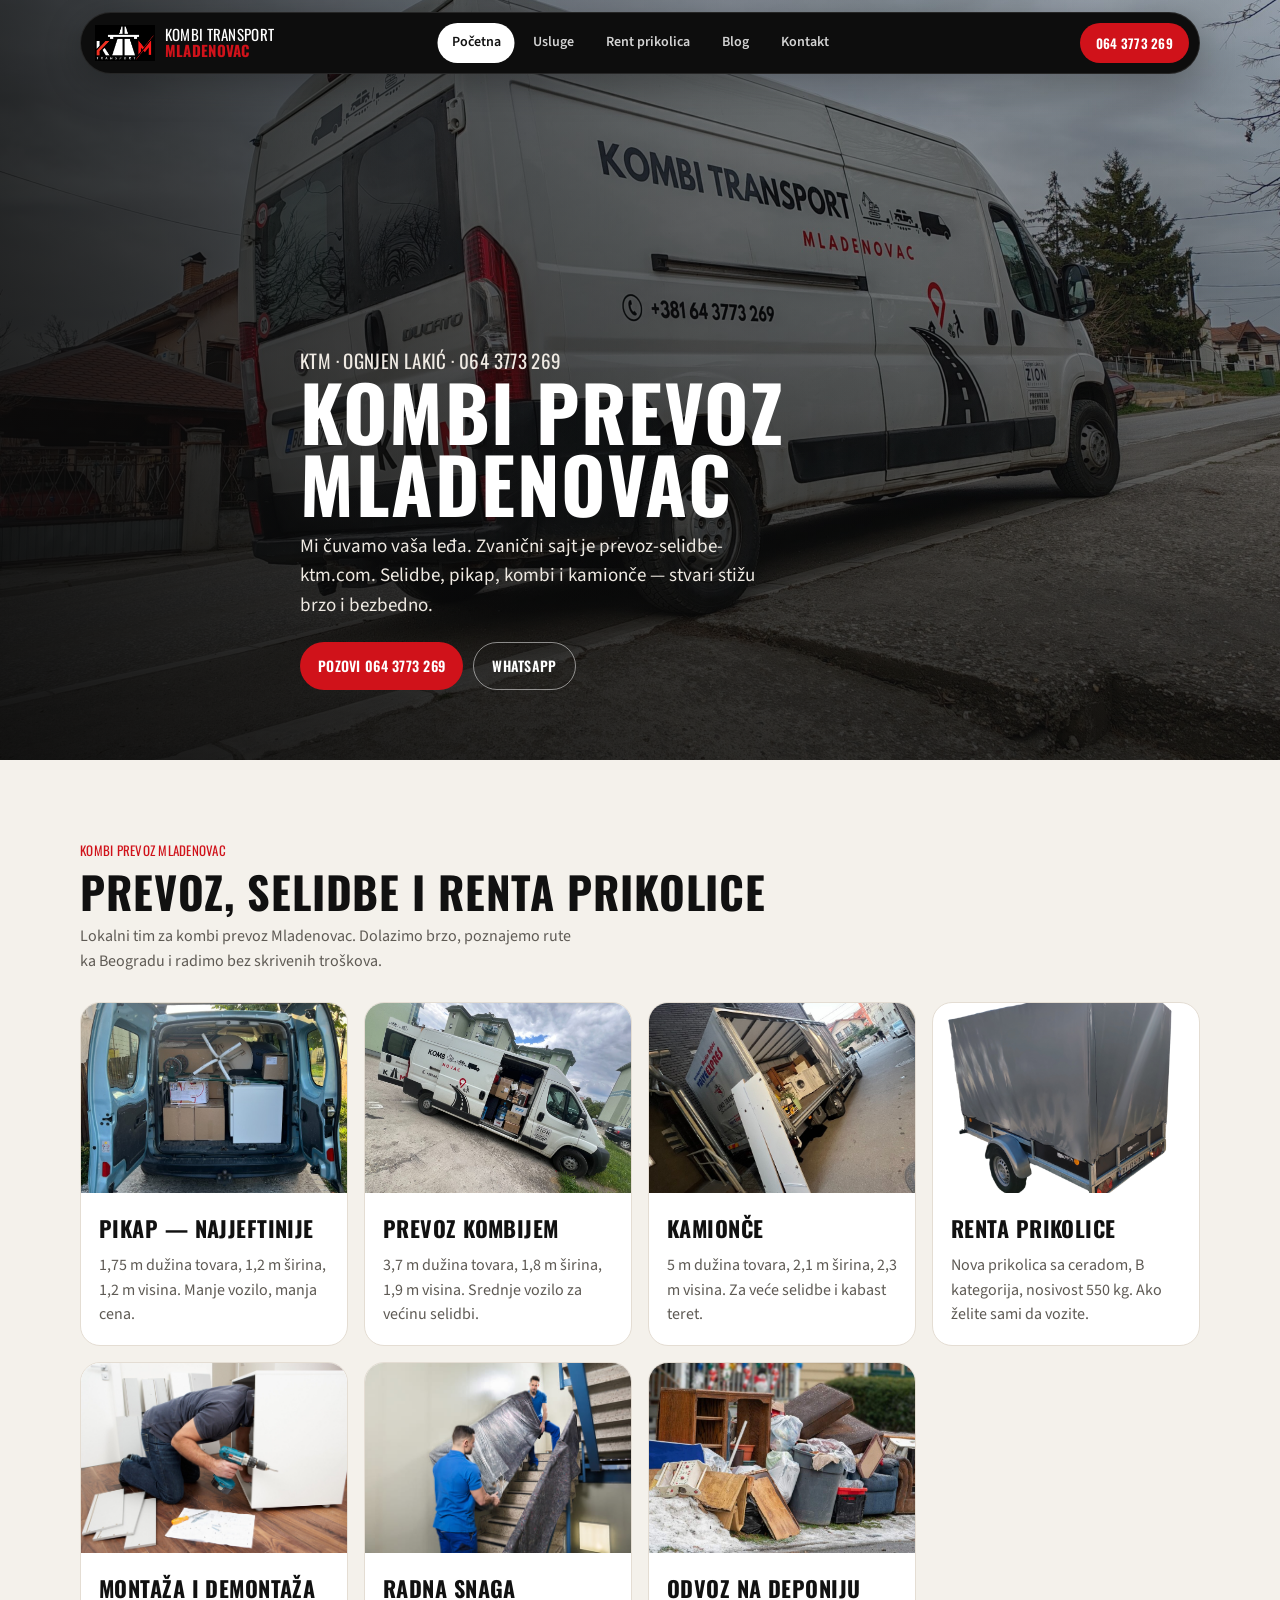
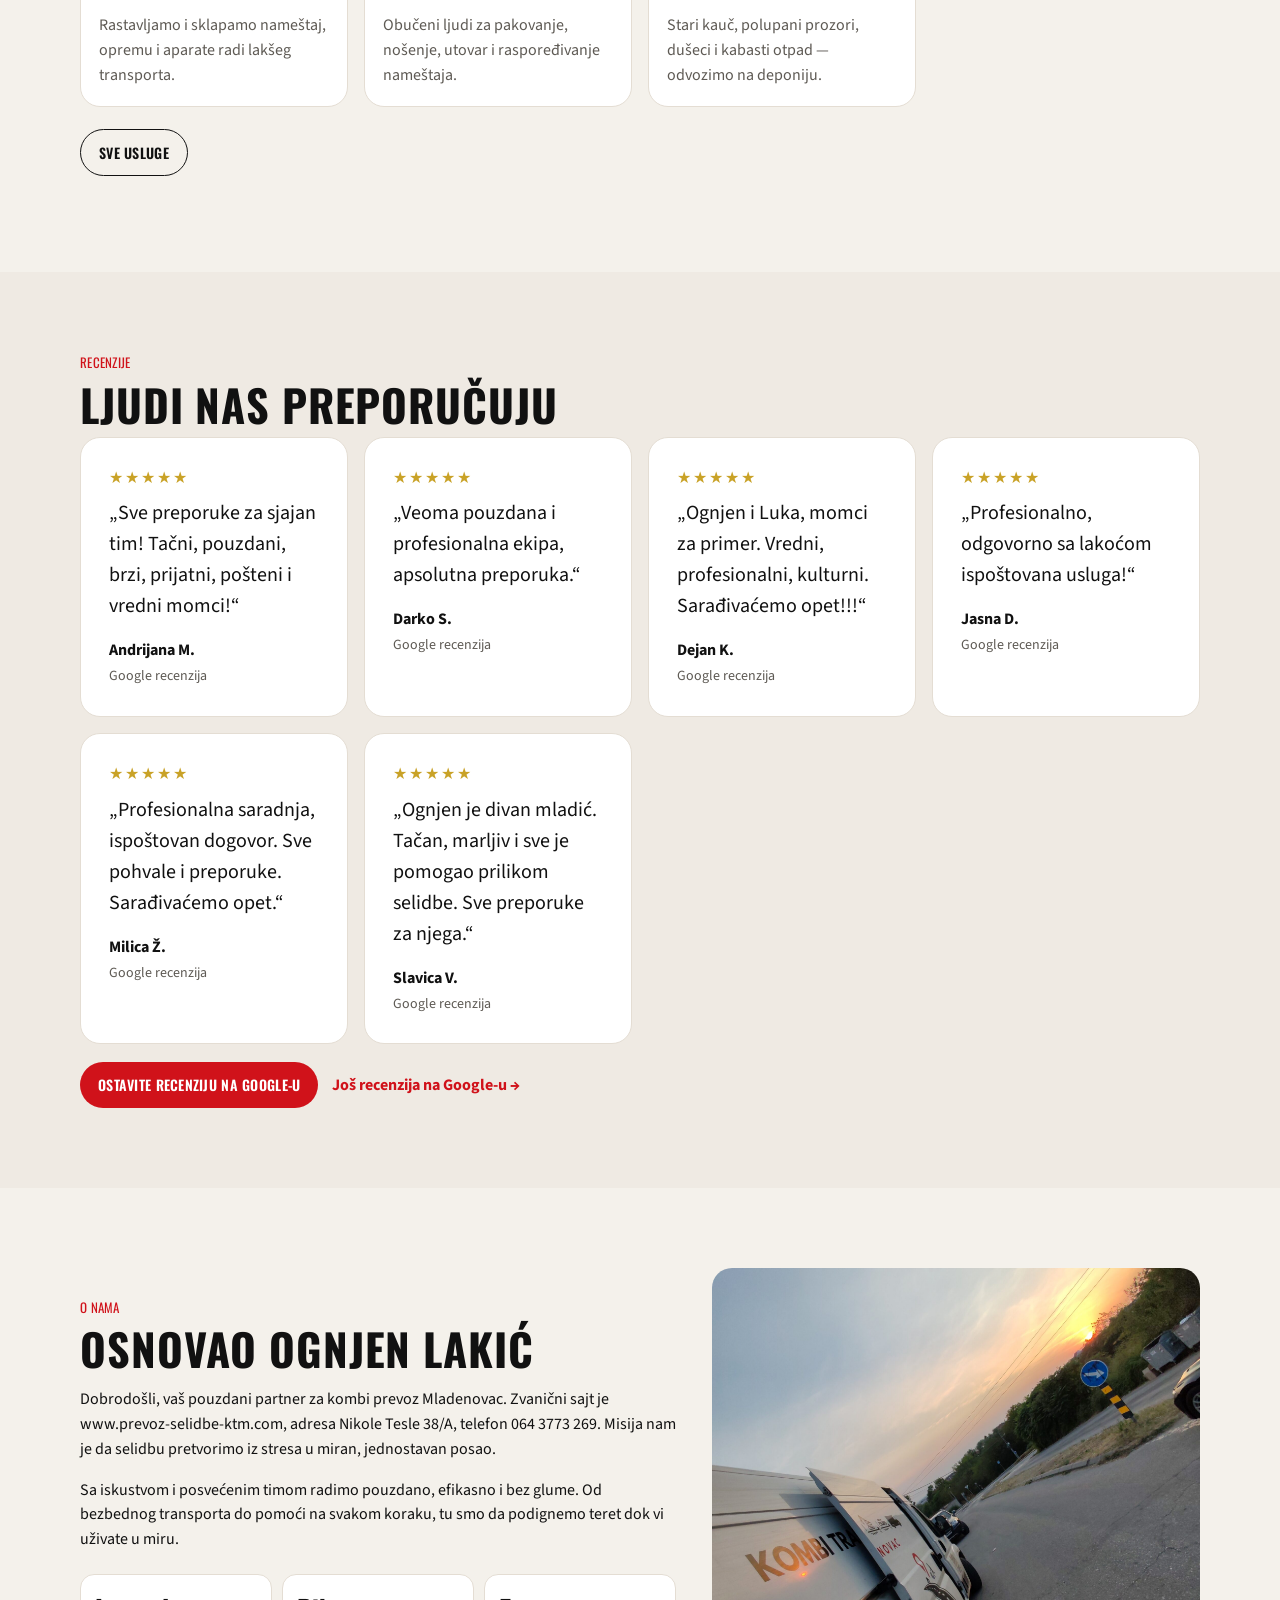
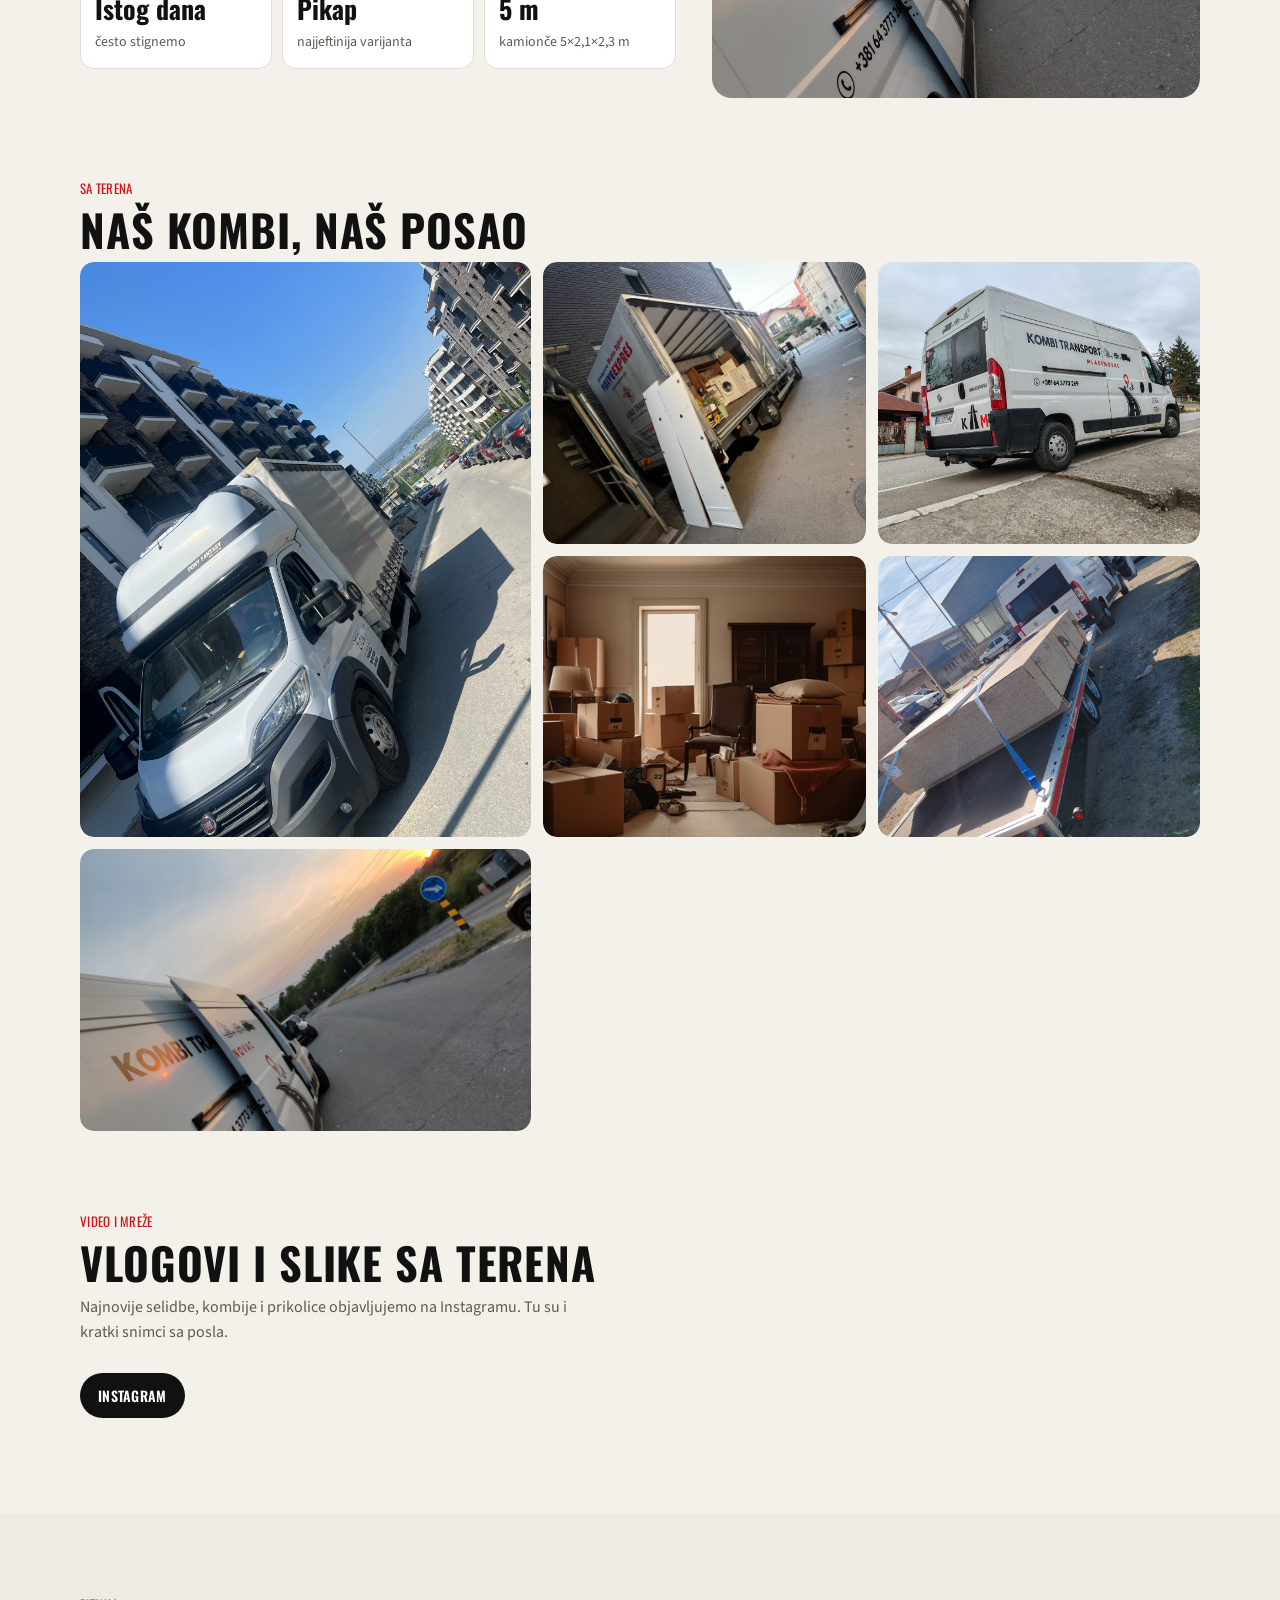
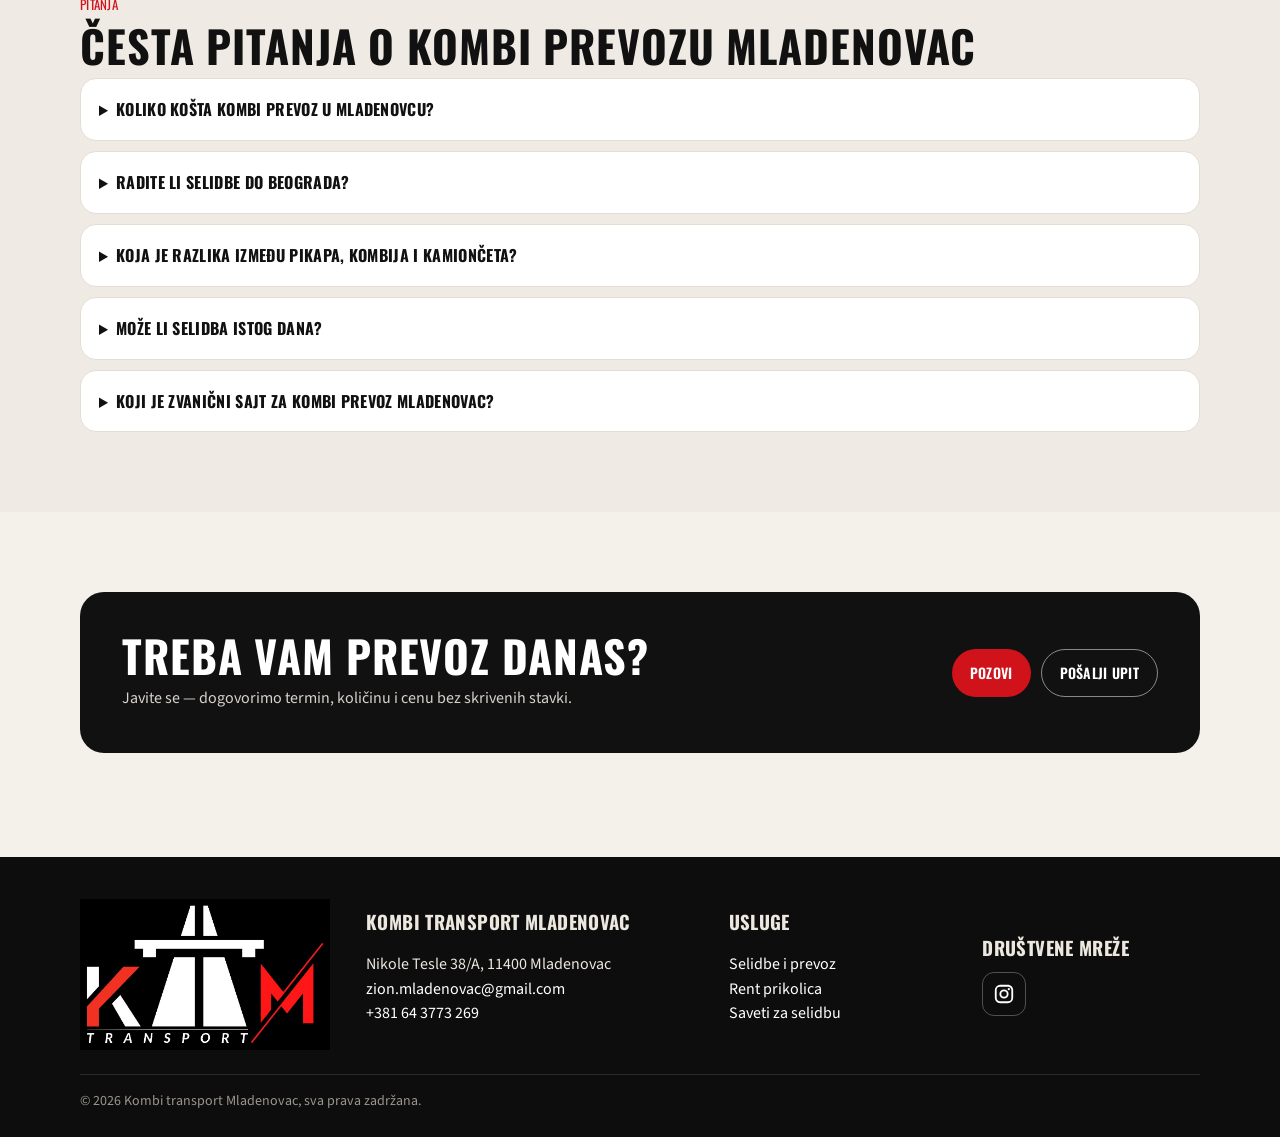
<file: index.html>
<!DOCTYPE html>
<html lang="sr">
<head>
  <meta charset="UTF-8">
  <meta name="google-site-verification" content="d266ykt4s1ySzQZi4lAFXU2BZoGfNLwrtn00EmPBJeM">
  <meta name="viewport" content="width=device-width, initial-scale=1">
  <title>Kombi prevoz Mladenovac | Selidbe, transport i renta prikolica</title>
  <meta name="description" content="Kombi prevoz Mladenovac: selidbe, pikap, kombi i kamionče. Renta prikolica, radna snaga i odvoz na deponiju. Ognjen Lakić, 064 3773 269.">
  <link rel="canonical" href="https://www.prevoz-selidbe-ktm.com/">
  <meta property="og:type" content="website">
  <meta property="og:locale" content="sr_RS">
  <meta property="og:url" content="https://www.prevoz-selidbe-ktm.com/">
  <meta property="og:title" content="Kombi prevoz Mladenovac | Selidbe, transport i renta prikolica">
  <meta property="og:description" content="Kombi prevoz Mladenovac: selidbe, pikap, kombi i kamionče. Renta prikolica, radna snaga i odvoz na deponiju. Ognjen Lakić, 064 3773 269.">
  <meta property="og:image" content="https://www.prevoz-selidbe-ktm.com/img/van-work.jpg">
  <meta name="twitter:card" content="summary_large_image">
  <link rel="icon" href="img/favicon.png">
  <link rel="preconnect" href="https://fonts.googleapis.com">
  <link rel="preconnect" href="https://fonts.gstatic.com" crossorigin>
  <link href="https://fonts.googleapis.com/css2?family=Oswald:wght@500;600;700&family=Source+Sans+3:wght@400;600;700&display=swap" rel="stylesheet">
  <link rel="stylesheet" href="css/style.css">
  <script type="application/ld+json">
  {
    "@context": "https://schema.org",
    "@type": "MovingCompany",
    "name": "Kombi prevoz Mladenovac",
    "alternateName": ["Kombi transport Mladenovac", "KTM"],
    "legalName": "Ognjen Lakić",
    "url": "https://www.prevoz-selidbe-ktm.com/",
    "image": "https://www.prevoz-selidbe-ktm.com/img/van-work.jpg",
    "telephone": "+381643773269",
    "email": "zion.mladenovac@gmail.com",
    "address": {
      "@type": "PostalAddress",
      "streetAddress": "Nikole Tesle 38/A",
      "addressLocality": "Mladenovac",
      "postalCode": "11400",
      "addressCountry": "RS"
    },
    "geo": {
      "@type": "GeoCoordinates",
      "latitude": 44.4453447,
      "longitude": 20.7040659
    },
    "hasMap": "https://share.google/hWrHYT7BhJZmR0jzt",
    "founder": "Ognjen Lakić",
    "areaServed": ["Mladenovac", "Beograd", "Srbija"],
    "sameAs": [
      "https://www.instagram.com/kombi_transport_mladenovac/",
      "https://g.page/r/CfP8msKdxuZqEAE",
      "https://share.google/hWrHYT7BhJZmR0jzt"
    ],
    "aggregateRating": {
      "@type": "AggregateRating",
      "ratingValue": "4.7",
      "reviewCount": "49",
      "bestRating": "5"
    }
  }
  </script>
  <script type="application/ld+json">
  {
    "@context": "https://schema.org",
    "@type": "FAQPage",
    "mainEntity": [
      {
        "@type": "Question",
        "name": "Koliko košta kombi prevoz u Mladenovcu?",
        "acceptedAnswer": {
          "@type": "Answer",
          "text": "Cena zavisi od rute, količine i da li treba radna snaga. Najjeftinije je pikapom. Pozovite 064 3773 269 za tačnu cenu, bez skrivenih stavki."
        }
      },
      {
        "@type": "Question",
        "name": "Radite li selidbe do Beograda?",
        "acceptedAnswer": {
          "@type": "Answer",
          "text": "Da. Radimo kombi prevoz i selidbe iz Mladenovca ka Beogradu i dalje po Srbiji."
        }
      },
      {
        "@type": "Question",
        "name": "Koja je razlika između pikapa, kombija i kamiončeta?",
        "acceptedAnswer": {
          "@type": "Answer",
          "text": "Pikap je najmanji i najjeftiniji (1,75 m). Kombi je za većinu selidbi (3,7 m). Kamionče je za veći teret (5 m dužine, 2,1 × 2,3 m)."
        }
      },
      {
        "@type": "Question",
        "name": "Može li selidba istog dana?",
        "acceptedAnswer": {
          "@type": "Answer",
          "text": "Često stignemo istog dana ako ima slobodnog termina. Najbrže je poziv ili WhatsApp na 064 3773 269."
        }
      },
      {
        "@type": "Question",
        "name": "Koji je zvanični sajt za Kombi prevoz Mladenovac KTM?",
        "acceptedAnswer": {
          "@type": "Answer",
          "text": "Zvanični sajt je www.prevoz-selidbe-ktm.com. Firma je Ognjen Lakić, Nikole Tesle 38/A, Mladenovac, telefon 064 3773 269. To je isti nalog koji vidite na Google mapi."
        }
      }
    ]
  }
  </script>
</head>
<body>
  <header class="site-header">
    <div class="wrap header-inner">
      <a class="brand" href="/">
        <img src="img/logo-ktm.png" alt="KTM logo">
        <span class="logo-text">Kombi transport<br><b>Mladenovac</b></span>
      </a>
      <nav class="nav">
        <a class="active" href="/">Početna</a>
        <a href="/usluge">Usluge</a>
        <a href="/rent-prikolica">Rent prikolica</a>
        <a href="/blog">Blog</a>
        <a href="/kontakt">Kontakt</a>
      </nav>
      <div class="header-actions">
        <a class="btn btn-red desk" href="tel:+381643773269">064 3773 269</a>
        <button class="menu-btn" aria-label="Meni"><span></span><span></span><span></span></button>
      </div>
    </div>
  </header>

  <section class="hero">
    <img class="bg" src="img/van-work.jpg" alt="Kombi transport Mladenovac Fiat Ducato">
    <div class="wrap hero-copy">
      <p class="eyebrow">KTM · Ognjen Lakić · 064 3773 269</p>
      <h1>Kombi prevoz Mladenovac</h1>
      <p>Mi čuvamo vaša leđa. Zvanični sajt je prevoz-selidbe-ktm.com. Selidbe, pikap, kombi i kamionče — stvari stižu brzo i bezbedno.</p>
      <div class="hero-actions">
        <a class="btn btn-red" href="tel:+381643773269">Pozovi 064 3773 269</a>
        <a class="btn btn-ghost" href="https://wa.me/381643773269" target="_blank" rel="noopener">WhatsApp</a>
      </div>
    </div>
  </section>

  <section class="section">
    <div class="wrap">
      <p class="eyebrow">Kombi prevoz Mladenovac</p>
      <h2>Prevoz, selidbe i renta prikolice</h2>
      <p class="lead">Lokalni tim za kombi prevoz Mladenovac. Dolazimo brzo, poznajemo rute ka Beogradu i radimo bez skrivenih troškova.</p>
      <div class="services-grid">
        <article class="service">
          <img src="img/pikap.jpg" alt="Prevoz pikap vozilom">
          <div>
            <h3>Pikap — najjeftinije</h3>
            <p>1,75 m dužina tovara, 1,2 m širina, 1,2 m visina. Manje vozilo, manja cena.</p>
          </div>
        </article>
        <article class="service">
          <img src="img/kombi.jpg" alt="Prevoz kombijem">
          <div>
            <h3>Prevoz kombijem</h3>
            <p>3,7 m dužina tovara, 1,8 m širina, 1,9 m visina. Srednje vozilo za većinu selidbi.</p>
          </div>
        </article>
        <article class="service">
          <img src="img/kamionce-utovar.jpg" alt="Kamionče sa otvorenom stranicom">
          <div>
            <h3>Kamionče</h3>
            <p>5 m dužina tovara, 2,1 m širina, 2,3 m visina. Za veće selidbe i kabast teret.</p>
          </div>
        </article>
        <article class="service">
          <img src="img/prikolica-rent.png" alt="Renta prikolice">
          <div>
            <h3>Renta prikolice</h3>
            <p>Nova prikolica sa ceradom, B kategorija, nosivost 550 kg. Ako želite sami da vozite.</p>
          </div>
        </article>
        <article class="service">
          <img src="img/demontaza.jpg" alt="Montaža i demontaža nameštaja">
          <div>
            <h3>Montaža i demontaža</h3>
            <p>Rastavljamo i sklapamo nameštaj, opremu i aparate radi lakšeg transporta.</p>
          </div>
        </article>
        <article class="service">
          <img src="img/trailer.jpg" alt="Radna snaga za selidbu">
          <div>
            <h3>Radna snaga</h3>
            <p>Obučeni ljudi za pakovanje, nošenje, utovar i raspoređivanje nameštaja.</p>
          </div>
        </article>
        <article class="service">
          <img src="img/deponija.jpg" alt="Stari nameštaj i otpad za odvoz na deponiju">
          <div>
            <h3>Odvoz na deponiju</h3>
            <p>Stari kauč, polupani prozori, dušeci i kabasti otpad — odvozimo na deponiju.</p>
          </div>
        </article>
      </div>
      <p style="margin-top:22px"><a class="btn btn-line" href="/usluge">Sve usluge</a></p>
    </div>
  </section>

  <section class="section" style="background:#efeae3">
    <div class="wrap">
      <p class="eyebrow">Recenzije</p>
      <h2>Ljudi nas preporučuju</h2>
      <div class="reviews">
        <article class="review">
          <div class="stars">★★★★★</div>
          <p>„Sve preporuke za sjajan tim! Tačni, pouzdani, brzi, prijatni, pošteni i vredni momci!“</p>
          <b>Andrijana M.</b>
          <span>Google recenzija</span>
        </article>
        <article class="review">
          <div class="stars">★★★★★</div>
          <p>„Veoma pouzdana i profesionalna ekipa, apsolutna preporuka.“</p>
          <b>Darko S.</b>
          <span>Google recenzija</span>
        </article>
        <article class="review">
          <div class="stars">★★★★★</div>
          <p>„Ognjen i Luka, momci za primer. Vredni, profesionalni, kulturni. Sarađivaćemo opet!!!“</p>
          <b>Dejan K.</b>
          <span>Google recenzija</span>
        </article>
        <article class="review">
          <div class="stars">★★★★★</div>
          <p>„Profesionalno, odgovorno sa lakoćom ispoštovana usluga!“</p>
          <b>Jasna D.</b>
          <span>Google recenzija</span>
        </article>
        <article class="review">
          <div class="stars">★★★★★</div>
          <p>„Profesionalna saradnja, ispoštovan dogovor. Sve pohvale i preporuke. Sarađivaćemo opet.“</p>
          <b>Milica Ž.</b>
          <span>Google recenzija</span>
        </article>
        <article class="review">
          <div class="stars">★★★★★</div>
          <p>„Ognjen je divan mladić. Tačan, marljiv i sve je pomogao prilikom selidbe. Sve preporuke za njega.“</p>
          <b>Slavica V.</b>
          <span>Google recenzija</span>
        </article>
      </div>
      <p class="reviews-more reviews-actions">
        <a class="btn btn-red" href="https://g.page/r/CfP8msKdxuZqEAE/review" target="_blank" rel="noopener">Ostavite recenziju na Google-u</a>
        <a href="https://share.google/gci7Aq8GNQxn66nXV" target="_blank" rel="noopener">Još recenzija na Google-u →</a>
      </p>
    </div>
  </section>

  <section class="section">
    <div class="wrap about">
      <div>
        <p class="eyebrow">O nama</p>
        <h2>Osnovao Ognjen Lakić</h2>
        <p>Dobrodošli, vaš pouzdani partner za kombi prevoz Mladenovac. Zvanični sajt je www.prevoz-selidbe-ktm.com, adresa Nikole Tesle 38/A, telefon 064 3773 269. Misija nam je da selidbu pretvorimo iz stresa u miran, jednostavan posao.</p>
        <p>Sa iskustvom i posvećenim timom radimo pouzdano, efikasno i bez glume. Od bezbednog transporta do pomoći na svakom koraku, tu smo da podignemo teret dok vi uživate u miru.</p>
        <div class="kpis">
          <div class="kpi"><b>Istog dana</b><span>često stignemo</span></div>
          <div class="kpi"><b>Pikap</b><span>najjeftinija varijanta</span></div>
          <div class="kpi"><b>5 m</b><span>kamionče 5×2,1×2,3 m</span></div>
        </div>
      </div>
      <img src="img/van-open.jpg" alt="Kombi KTM u Mladenovcu u sumrak">
    </div>
  </section>

  <section class="section" style="padding-top:0">
    <div class="wrap">
      <p class="eyebrow">Sa terena</p>
      <h2>Naš kombi, naš posao</h2>
      <div class="gallery">
        <button type="button" class="gallery-item" data-full="img/kamionce-ulica.jpg"><img src="img/kamionce-ulica.jpg" alt="Kamionče Kombi transport Mladenovac"></button>
        <button type="button" class="gallery-item" data-full="img/kamionce-utovar.jpg"><img src="img/kamionce-utovar.jpg" alt="Utovar nameštaja u kamionče"></button>
        <button type="button" class="gallery-item" data-full="img/van-work.jpg"><img src="img/van-work.jpg" alt="Fiat Ducato Kombi transport Mladenovac"></button>
        <button type="button" class="gallery-item" data-full="img/selidbe-1.jpg"><img src="img/selidbe-1.jpg" alt="Selidba stana kombi prevoz Mladenovac"></button>
        <button type="button" class="gallery-item" data-full="img/teren.jpg"><img src="img/teren.jpg" alt="Tim KTM na terenu"></button>
        <button type="button" class="gallery-item" data-full="img/van-open.jpg"><img src="img/van-open.jpg" alt="Otvoren kombi KTM u Mladenovcu"></button>
      </div>
    </div>
  </section>

  <section class="section" style="padding-top:0">
    <div class="wrap">
      <p class="eyebrow">Video i mreže</p>
      <h2>Vlogovi i slike sa terena</h2>
      <p class="lead">Najnovije selidbe, kombije i prikolice objavljujemo na Instagramu. Tu su i kratki snimci sa posla.</p>
      <p style="display:flex;gap:10px;flex-wrap:wrap">
        <a class="btn btn-dark" href="https://www.instagram.com/kombi_transport_mladenovac/" target="_blank" rel="noopener">Instagram</a>
      </p>
    </div>
  </section>

  <section class="section" style="background:#efeae3">
    <div class="wrap">
      <p class="eyebrow">Pitanja</p>
      <h2>Česta pitanja o kombi prevozu Mladenovac</h2>
      <div class="faq">
        <details>
          <summary>Koliko košta kombi prevoz u Mladenovcu?</summary>
          <p>Cena zavisi od rute, količine i da li treba radna snaga. Najjeftinije je pikapom. Pozovite 064 3773 269 za tačnu cenu, bez skrivenih stavki.</p>
        </details>
        <details>
          <summary>Radite li selidbe do Beograda?</summary>
          <p>Da. Radimo kombi prevoz i selidbe iz Mladenovca ka Beogradu i dalje po Srbiji.</p>
        </details>
        <details>
          <summary>Koja je razlika između pikapa, kombija i kamiončeta?</summary>
          <p>Pikap je najmanji i najjeftiniji (1,75 m). Kombi je za većinu selidbi (3,7 m). Kamionče je za veći teret (5 × 2,1 × 2,3 m).</p>
        </details>
        <details>
          <summary>Može li selidba istog dana?</summary>
          <p>Često stignemo istog dana ako ima slobodnog termina. Najbrže je poziv ili WhatsApp na 064 3773 269.</p>
        </details>
        <details>
          <summary>Koji je zvanični sajt za Kombi prevoz Mladenovac?</summary>
          <p>Zvanični sajt je www.prevoz-selidbe-ktm.com. Firma je Ognjen Lakić, Nikole Tesle 38/A, telefon 064 3773 269. To je isti nalog koji vidite na Google mapi.</p>
        </details>
      </div>
    </div>
  </section>

  <section class="section">
    <div class="wrap">
      <div class="cta">
        <div>
          <h2>Treba vam prevoz danas?</h2>
          <p>Javite se — dogovorimo termin, količinu i cenu bez skrivenih stavki.</p>
        </div>
        <div style="display:flex;gap:10px;flex-wrap:wrap">
          <a class="btn btn-red" href="tel:+381643773269">Pozovi</a>
          <a class="btn btn-ghost" href="/kontakt">Pošalji upit</a>
        </div>
      </div>
    </div>
  </section>

  <footer class="site-footer">
    <div class="wrap footer-grid">
      <a class="footer-brand" href="/">
        <img src="img/logo-ktm.png" alt="KTM logo">
      </a>
      <div>
        <h3>Kombi transport Mladenovac</h3>
        <p>Nikole Tesle 38/A, 11400 Mladenovac<br>
        <a href="mailto:zion.mladenovac@gmail.com">zion.mladenovac@gmail.com</a><br>
        <a href="tel:+381643773269">+381 64 3773 269</a></p>
      </div>
      <div>
        <h3>Usluge</h3>
        <p><a href="/usluge">Selidbe i prevoz</a><br>
        <a href="/rent-prikolica">Rent prikolica</a><br>
        <a href="/blog">Saveti za selidbu</a></p>
      </div>
      <div>
        <h3>Društvene mreže</h3>
        <a class="footer-ig" href="https://www.instagram.com/kombi_transport_mladenovac/" target="_blank" rel="noopener" aria-label="Instagram" title="Instagram">
          <svg viewBox="0 0 24 24" aria-hidden="true"><path fill="currentColor" d="M7.8 2h8.4C19.4 2 22 4.6 22 7.8v8.4a5.8 5.8 0 0 1-5.8 5.8H7.8C4.6 22 2 19.4 2 16.2V7.8A5.8 5.8 0 0 1 7.8 2m-.2 2A3.6 3.6 0 0 0 4 7.6v8.8C4 18.39 5.61 20 7.6 20h8.8a3.6 3.6 0 0 0 3.6-3.6V7.6C20 5.61 18.39 4 16.4 4H7.6m9.65 1.5a1.25 1.25 0 0 1 1.25 1.25A1.25 1.25 0 0 1 17.25 8 1.25 1.25 0 0 1 16 6.75a1.25 1.25 0 0 1 1.25-1.25M12 7a5 5 0 0 1 5 5 5 5 0 0 1-5 5 5 5 0 0 1-5-5 5 5 0 0 1 5-5m0 2a3 3 0 0 0-3 3 3 3 0 0 0 3 3 3 3 0 0 0 3-3 3 3 0 0 0-3-3z"/></svg>
        </a>
      </div>
    </div>
    <div class="wrap copy">© 2026 Kombi transport Mladenovac, sva prava zadržana.</div>
  </footer>

  <div class="mobile-cta">
    <a class="btn btn-red" href="tel:+381643773269">Pozovi</a>
    <a class="btn btn-ghost" href="https://wa.me/381643773269">WhatsApp</a>
  </div>
  <script src="js/main.js"></script>
</body>
</html>
</file>
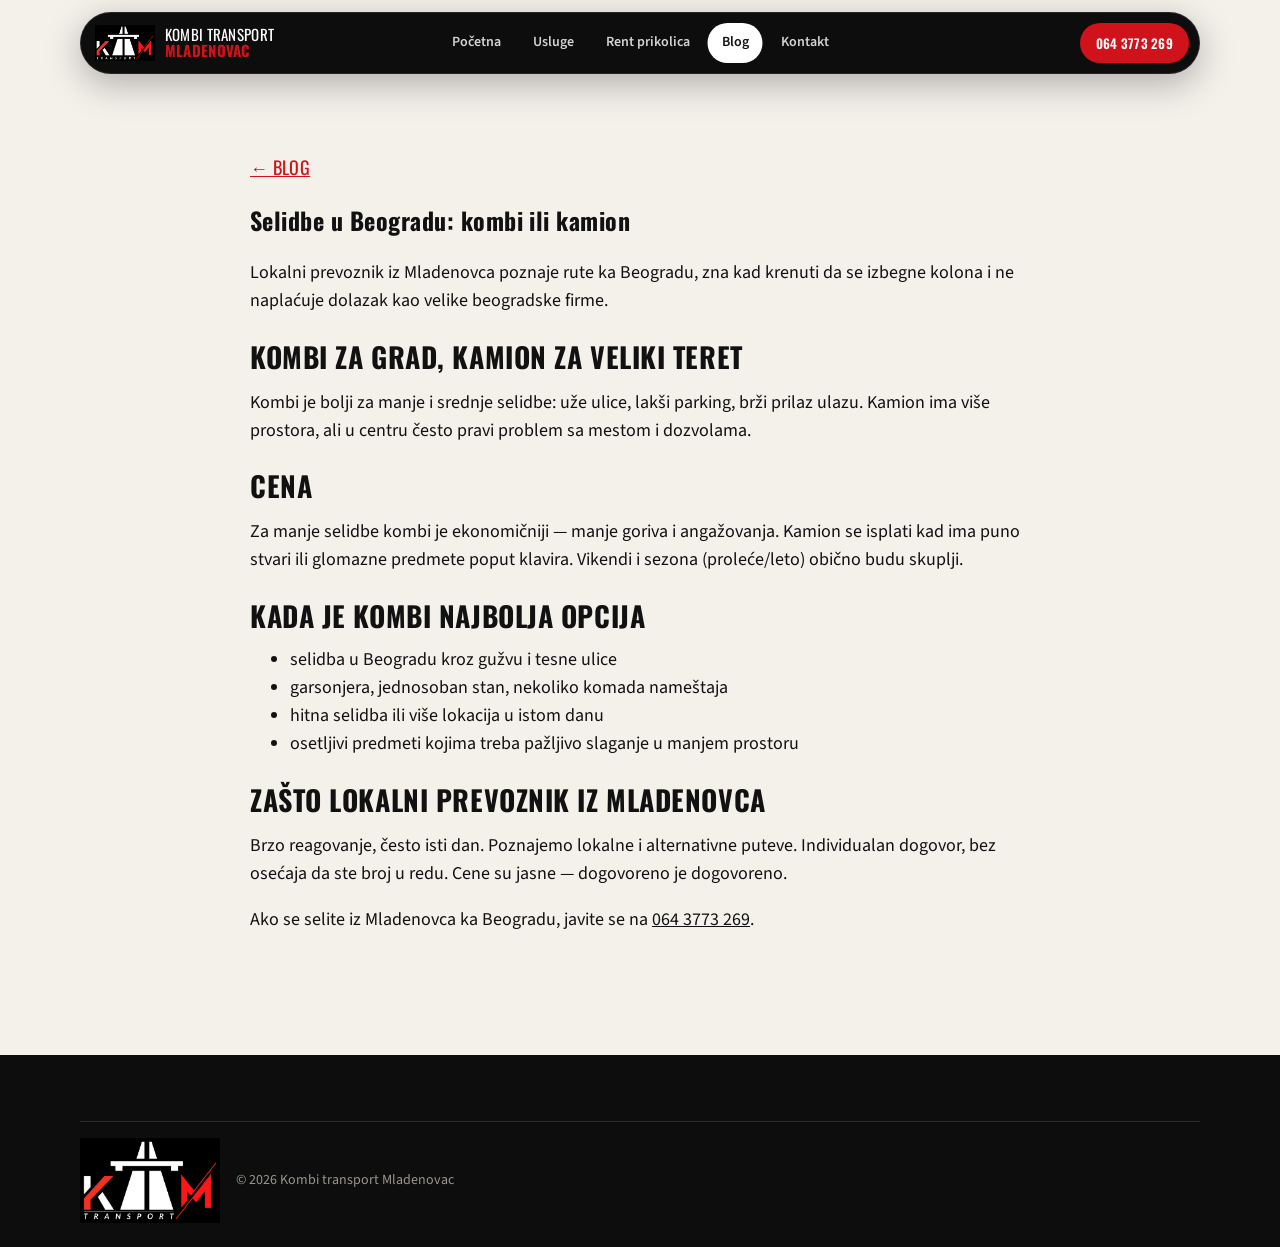
<file: blog-beograd.html>
<!DOCTYPE html>
<html lang="sr">
<head>
  <meta charset="UTF-8">
  <meta name="google-site-verification" content="d266ykt4s1ySzQZi4lAFXU2BZoGfNLwrtn00EmPBJeM">
  <meta name="viewport" content="width=device-width, initial-scale=1">
  <title>Selidbe u Beogradu | Kombi prevoz Mladenovac</title>
  <meta name="description" content="Selidbe u Beogradu iz Mladenovca: kombi prevoz, radna snaga i dogovor bez skrivenih troškova.">
  <link rel="canonical" href="https://www.prevoz-selidbe-ktm.com/blog-beograd">
  <meta property="og:type" content="article">
  <meta property="og:locale" content="sr_RS">
  <meta property="og:url" content="https://www.prevoz-selidbe-ktm.com/blog-beograd">
  <meta property="og:title" content="Selidbe u Beogradu | Kombi prevoz Mladenovac">
  <meta property="og:description" content="Selidbe u Beogradu iz Mladenovca: kombi prevoz i radna snaga.">
  <meta property="og:image" content="https://www.prevoz-selidbe-ktm.com/img/van-work.jpg">
  <meta name="twitter:card" content="summary_large_image">
  <link rel="icon" href="img/favicon.png">
  <link rel="preconnect" href="https://fonts.googleapis.com">
  <link rel="preconnect" href="https://fonts.gstatic.com" crossorigin>
  <link href="https://fonts.googleapis.com/css2?family=Oswald:wght@500;600;700&family=Source+Sans+3:wght@400;600;700&display=swap" rel="stylesheet">
  <link rel="stylesheet" href="css/style.css">
</head>
<body>
  <header class="site-header">
    <div class="wrap header-inner">
      <a class="brand" href="/"><img src="img/logo-ktm.png" alt="KTM"><span class="logo-text">Kombi transport<br><b>Mladenovac</b></span></a>
      <nav class="nav">
        <a href="/">Početna</a>
        <a href="/usluge">Usluge</a>
        <a href="/rent-prikolica">Rent prikolica</a>
        <a class="active" href="/blog">Blog</a>
        <a href="/kontakt">Kontakt</a>
      </nav>
      <div class="header-actions">
        <a class="btn btn-red desk" href="tel:+381643773269">064 3773 269</a>
        <button class="menu-btn" aria-label="Meni"><span></span><span></span><span></span></button>
      </div>
    </div>
  </header>
  <section class="section">
    <div class="wrap article">
      <p class="eyebrow"><a href="/blog">← Blog</a></p>
      <h1>Selidbe u Beogradu: kombi ili kamion</h1>
      <p>Lokalni prevoznik iz Mladenovca poznaje rute ka Beogradu, zna kad krenuti da se izbegne kolona i ne naplaćuje dolazak kao velike beogradske firme.</p>
      <h2>Kombi za grad, kamion za veliki teret</h2>
      <p>Kombi je bolji za manje i srednje selidbe: uže ulice, lakši parking, brži prilaz ulazu. Kamion ima više prostora, ali u centru često pravi problem sa mestom i dozvolama.</p>
      <h2>Cena</h2>
      <p>Za manje selidbe kombi je ekonomičniji — manje goriva i angažovanja. Kamion se isplati kad ima puno stvari ili glomazne predmete poput klavira. Vikendi i sezona (proleće/leto) obično budu skuplji.</p>
      <h2>Kada je kombi najbolja opcija</h2>
      <ul>
        <li>selidba u Beogradu kroz gužvu i tesne ulice</li>
        <li>garsonjera, jednosoban stan, nekoliko komada nameštaja</li>
        <li>hitna selidba ili više lokacija u istom danu</li>
        <li>osetljivi predmeti kojima treba pažljivo slaganje u manjem prostoru</li>
      </ul>
      <h2>Zašto lokalni prevoznik iz Mladenovca</h2>
      <p>Brzo reagovanje, često isti dan. Poznajemo lokalne i alternativne puteve. Individualan dogovor, bez osećaja da ste broj u redu. Cene su jasne — dogovoreno je dogovoreno.</p>
      <p>Ako se selite iz Mladenovca ka Beogradu, javite se na <a href="tel:+381643773269">064 3773 269</a>.</p>
    </div>
  </section>
  <footer class="site-footer"><div class="wrap copy footer-mini"><a class="footer-brand" href="/"><img src="img/logo-ktm.png" alt="KTM logo"></a><span>© 2026 Kombi transport Mladenovac</span></div></footer>
  <div class="mobile-cta"><a class="btn btn-red" href="tel:+381643773269">Pozovi</a><a class="btn btn-ghost" href="https://wa.me/381643773269">WhatsApp</a></div>
  <script src="js/main.js"></script>
</body>
</html>
</file>
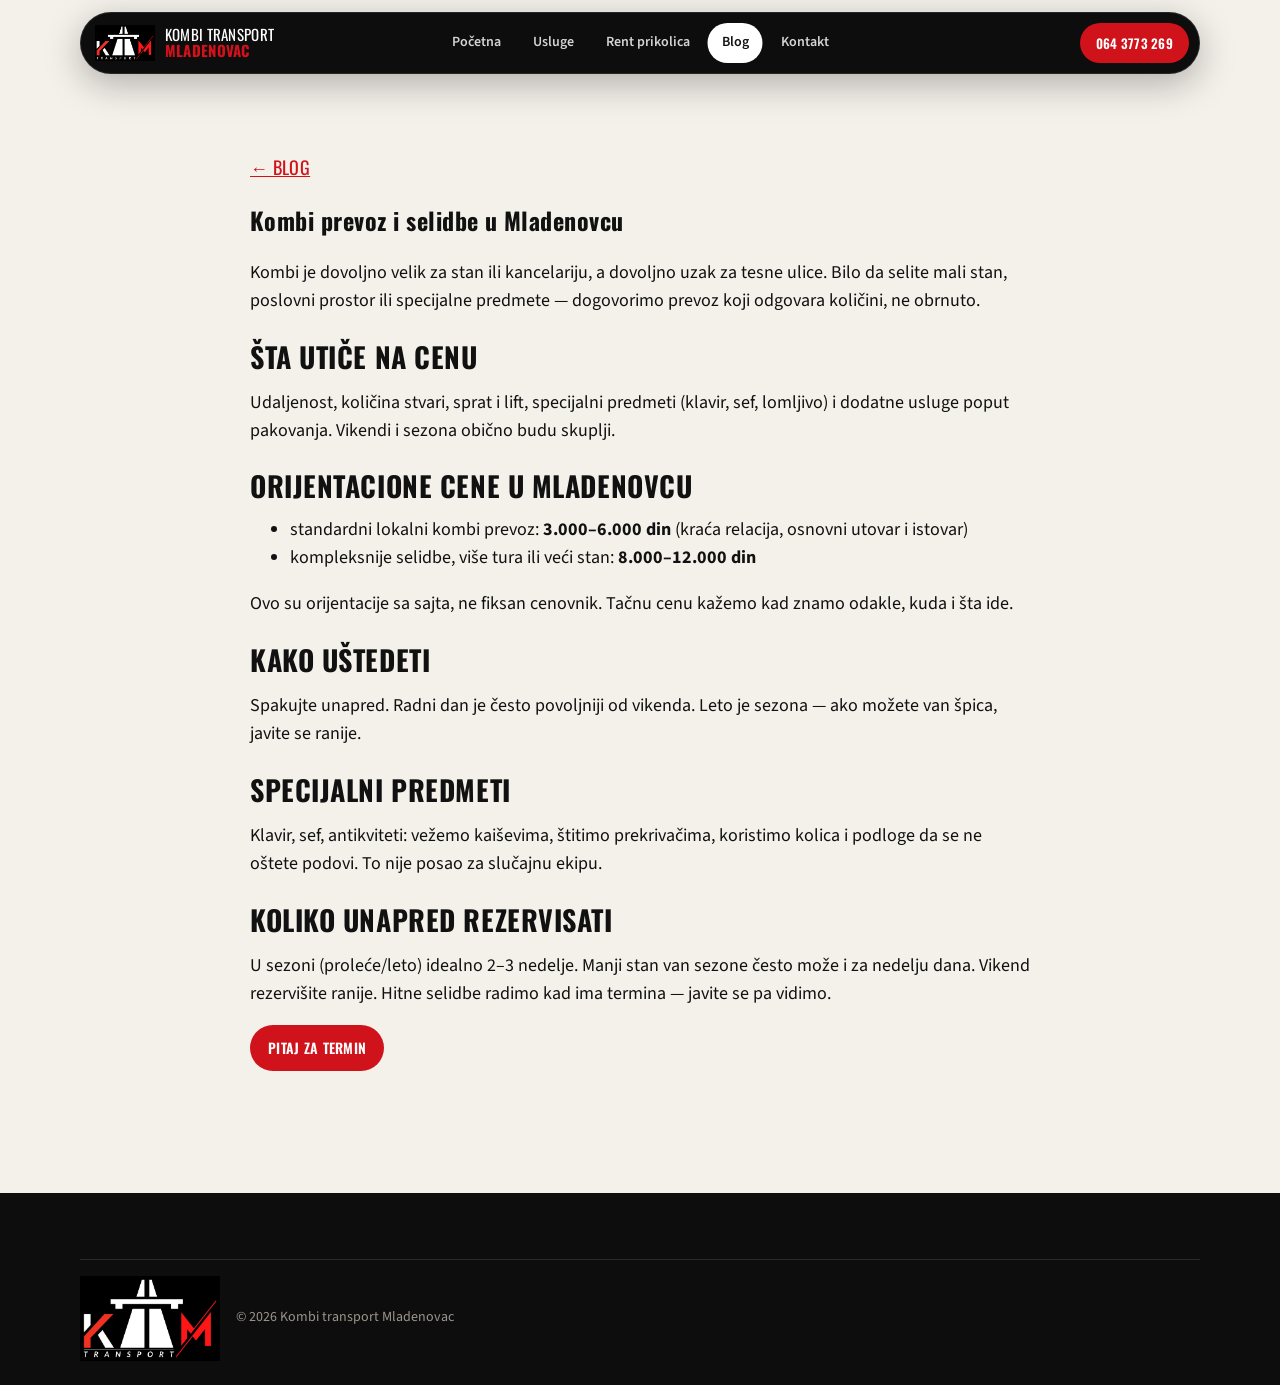
<file: blog-mladenovac.html>
<!DOCTYPE html>
<html lang="sr">
<head>
  <meta charset="UTF-8">
  <meta name="google-site-verification" content="d266ykt4s1ySzQZi4lAFXU2BZoGfNLwrtn00EmPBJeM">
  <meta name="viewport" content="width=device-width, initial-scale=1">
  <title>Kombi prevoz Mladenovac | Cene i rezervacija</title>
  <meta name="description" content="Kombi prevoz Mladenovac: cene, rezervacija i lokalne selidbe. Pikap, kombi i kamionče, 064 3773 269.">
  <link rel="canonical" href="https://www.prevoz-selidbe-ktm.com/blog-mladenovac">
  <meta property="og:type" content="article">
  <meta property="og:locale" content="sr_RS">
  <meta property="og:url" content="https://www.prevoz-selidbe-ktm.com/blog-mladenovac">
  <meta property="og:title" content="Kombi prevoz Mladenovac | Cene i rezervacija">
  <meta property="og:description" content="Kombi prevoz Mladenovac: cene, rezervacija i lokalne selidbe.">
  <meta property="og:image" content="https://www.prevoz-selidbe-ktm.com/img/van-work.jpg">
  <meta name="twitter:card" content="summary_large_image">
  <link rel="icon" href="img/favicon.png">
  <link rel="preconnect" href="https://fonts.googleapis.com">
  <link rel="preconnect" href="https://fonts.gstatic.com" crossorigin>
  <link href="https://fonts.googleapis.com/css2?family=Oswald:wght@500;600;700&family=Source+Sans+3:wght@400;600;700&display=swap" rel="stylesheet">
  <link rel="stylesheet" href="css/style.css">
</head>
<body>
  <header class="site-header">
    <div class="wrap header-inner">
      <a class="brand" href="/"><img src="img/logo-ktm.png" alt="KTM"><span class="logo-text">Kombi transport<br><b>Mladenovac</b></span></a>
      <nav class="nav">
        <a href="/">Početna</a>
        <a href="/usluge">Usluge</a>
        <a href="/rent-prikolica">Rent prikolica</a>
        <a class="active" href="/blog">Blog</a>
        <a href="/kontakt">Kontakt</a>
      </nav>
      <div class="header-actions">
        <a class="btn btn-red desk" href="tel:+381643773269">064 3773 269</a>
        <button class="menu-btn" aria-label="Meni"><span></span><span></span><span></span></button>
      </div>
    </div>
  </header>
  <section class="section">
    <div class="wrap article">
      <p class="eyebrow"><a href="/blog">← Blog</a></p>
      <h1>Kombi prevoz i selidbe u Mladenovcu</h1>
      <p>Kombi je dovoljno velik za stan ili kancelariju, a dovoljno uzak za tesne ulice. Bilo da selite mali stan, poslovni prostor ili specijalne predmete — dogovorimo prevoz koji odgovara količini, ne obrnuto.</p>
      <h2>Šta utiče na cenu</h2>
      <p>Udaljenost, količina stvari, sprat i lift, specijalni predmeti (klavir, sef, lomljivo) i dodatne usluge poput pakovanja. Vikendi i sezona obično budu skuplji.</p>
      <h2>Orijentacione cene u Mladenovcu</h2>
      <ul>
        <li>standardni lokalni kombi prevoz: <b>3.000–6.000 din</b> (kraća relacija, osnovni utovar i istovar)</li>
        <li>kompleksnije selidbe, više tura ili veći stan: <b>8.000–12.000 din</b></li>
      </ul>
      <p>Ovo su orijentacije sa sajta, ne fiksan cenovnik. Tačnu cenu kažemo kad znamo odakle, kuda i šta ide.</p>
      <h2>Kako uštedeti</h2>
      <p>Spakujte unapred. Radni dan je često povoljniji od vikenda. Leto je sezona — ako možete van špica, javite se ranije.</p>
      <h2>Specijalni predmeti</h2>
      <p>Klavir, sef, antikviteti: vežemo kaiševima, štitimo prekrivačima, koristimo kolica i podloge da se ne oštete podovi. To nije posao za slučajnu ekipu.</p>
      <h2>Koliko unapred rezervisati</h2>
      <p>U sezoni (proleće/leto) idealno 2–3 nedelje. Manji stan van sezone često može i za nedelju dana. Vikend rezervišite ranije. Hitne selidbe radimo kad ima termina — javite se pa vidimo.</p>
      <p><a class="btn btn-red" href="/kontakt">Pitaj za termin</a></p>
    </div>
  </section>
  <footer class="site-footer"><div class="wrap copy footer-mini"><a class="footer-brand" href="/"><img src="img/logo-ktm.png" alt="KTM logo"></a><span>© 2026 Kombi transport Mladenovac</span></div></footer>
  <div class="mobile-cta"><a class="btn btn-red" href="tel:+381643773269">Pozovi</a><a class="btn btn-ghost" href="https://wa.me/381643773269">WhatsApp</a></div>
  <script src="js/main.js"></script>
</body>
</html>
</file>
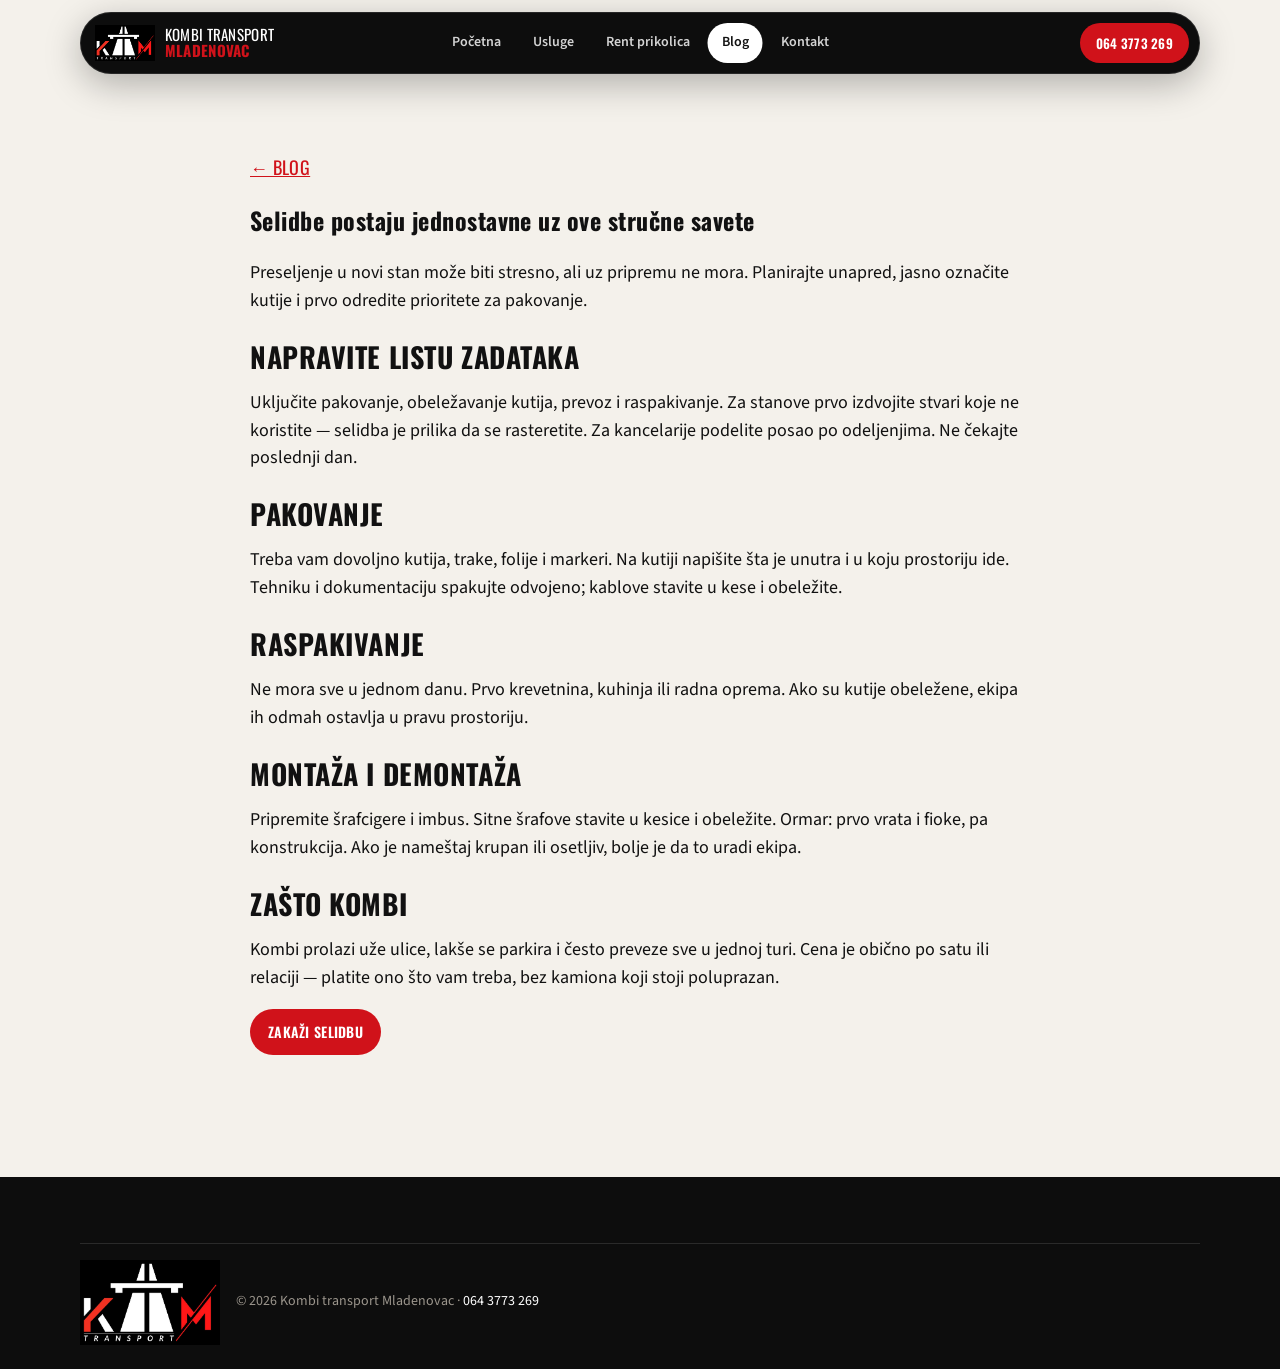
<file: blog-saveti.html>
<!DOCTYPE html>
<html lang="sr">
<head>
  <meta charset="UTF-8">
  <meta name="google-site-verification" content="d266ykt4s1ySzQZi4lAFXU2BZoGfNLwrtn00EmPBJeM">
  <meta name="viewport" content="width=device-width, initial-scale=1">
  <title>Saveti za selidbu | Kombi prevoz Mladenovac</title>
  <meta name="description" content="Kako da se spremite za selidbu: pakovanje, vozilo i rok. Saveti kombi prevoza Mladenovac.">
  <link rel="canonical" href="https://www.prevoz-selidbe-ktm.com/blog-saveti">
  <meta property="og:type" content="article">
  <meta property="og:locale" content="sr_RS">
  <meta property="og:url" content="https://www.prevoz-selidbe-ktm.com/blog-saveti">
  <meta property="og:title" content="Saveti za selidbu | Kombi prevoz Mladenovac">
  <meta property="og:description" content="Kako da se spremite za selidbu: pakovanje, vozilo i rok.">
  <meta property="og:image" content="https://www.prevoz-selidbe-ktm.com/img/van-work.jpg">
  <meta name="twitter:card" content="summary_large_image">
  <link rel="icon" href="img/favicon.png">
  <link rel="preconnect" href="https://fonts.googleapis.com">
  <link rel="preconnect" href="https://fonts.gstatic.com" crossorigin>
  <link href="https://fonts.googleapis.com/css2?family=Oswald:wght@500;600;700&family=Source+Sans+3:wght@400;600;700&display=swap" rel="stylesheet">
  <link rel="stylesheet" href="css/style.css">
</head>
<body>
  <header class="site-header">
    <div class="wrap header-inner">
      <a class="brand" href="/"><img src="img/logo-ktm.png" alt="KTM"><span class="logo-text">Kombi transport<br><b>Mladenovac</b></span></a>
      <nav class="nav">
        <a href="/">Početna</a>
        <a href="/usluge">Usluge</a>
        <a href="/rent-prikolica">Rent prikolica</a>
        <a class="active" href="/blog">Blog</a>
        <a href="/kontakt">Kontakt</a>
      </nav>
      <div class="header-actions">
        <a class="btn btn-red desk" href="tel:+381643773269">064 3773 269</a>
        <button class="menu-btn" aria-label="Meni"><span></span><span></span><span></span></button>
      </div>
    </div>
  </header>
  <section class="section">
    <div class="wrap article">
      <p class="eyebrow"><a href="/blog">← Blog</a></p>
      <h1>Selidbe postaju jednostavne uz ove stručne savete</h1>
      <p>Preseljenje u novi stan može biti stresno, ali uz pripremu ne mora. Planirajte unapred, jasno označite kutije i prvo odredite prioritete za pakovanje.</p>
      <h2>Napravite listu zadataka</h2>
      <p>Uključite pakovanje, obeležavanje kutija, prevoz i raspakivanje. Za stanove prvo izdvojite stvari koje ne koristite — selidba je prilika da se rasteretite. Za kancelarije podelite posao po odeljenjima. Ne čekajte poslednji dan.</p>
      <h2>Pakovanje</h2>
      <p>Treba vam dovoljno kutija, trake, folije i markeri. Na kutiji napišite šta je unutra i u koju prostoriju ide. Tehniku i dokumentaciju spakujte odvojeno; kablove stavite u kese i obeležite.</p>
      <h2>Raspakivanje</h2>
      <p>Ne mora sve u jednom danu. Prvo krevetnina, kuhinja ili radna oprema. Ako su kutije obeležene, ekipa ih odmah ostavlja u pravu prostoriju.</p>
      <h2>Montaža i demontaža</h2>
      <p>Pripremite šrafcigere i imbus. Sitne šrafove stavite u kesice i obeležite. Ormar: prvo vrata i fioke, pa konstrukcija. Ako je nameštaj krupan ili osetljiv, bolje je da to uradi ekipa.</p>
      <h2>Zašto kombi</h2>
      <p>Kombi prolazi uže ulice, lakše se parkira i često preveze sve u jednoj turi. Cena je obično po satu ili relaciji — platite ono što vam treba, bez kamiona koji stoji poluprazan.</p>
      <p><a class="btn btn-red" href="/kontakt">Zakaži selidbu</a></p>
    </div>
  </section>
  <footer class="site-footer"><div class="wrap copy footer-mini"><a class="footer-brand" href="/"><img src="img/logo-ktm.png" alt="KTM logo"></a><span>© 2026 Kombi transport Mladenovac · <a href="tel:+381643773269">064 3773 269</a></span></div></footer>
  <div class="mobile-cta"><a class="btn btn-red" href="tel:+381643773269">Pozovi</a><a class="btn btn-ghost" href="https://wa.me/381643773269">WhatsApp</a></div>
  <script src="js/main.js"></script>
</body>
</html>
</file>
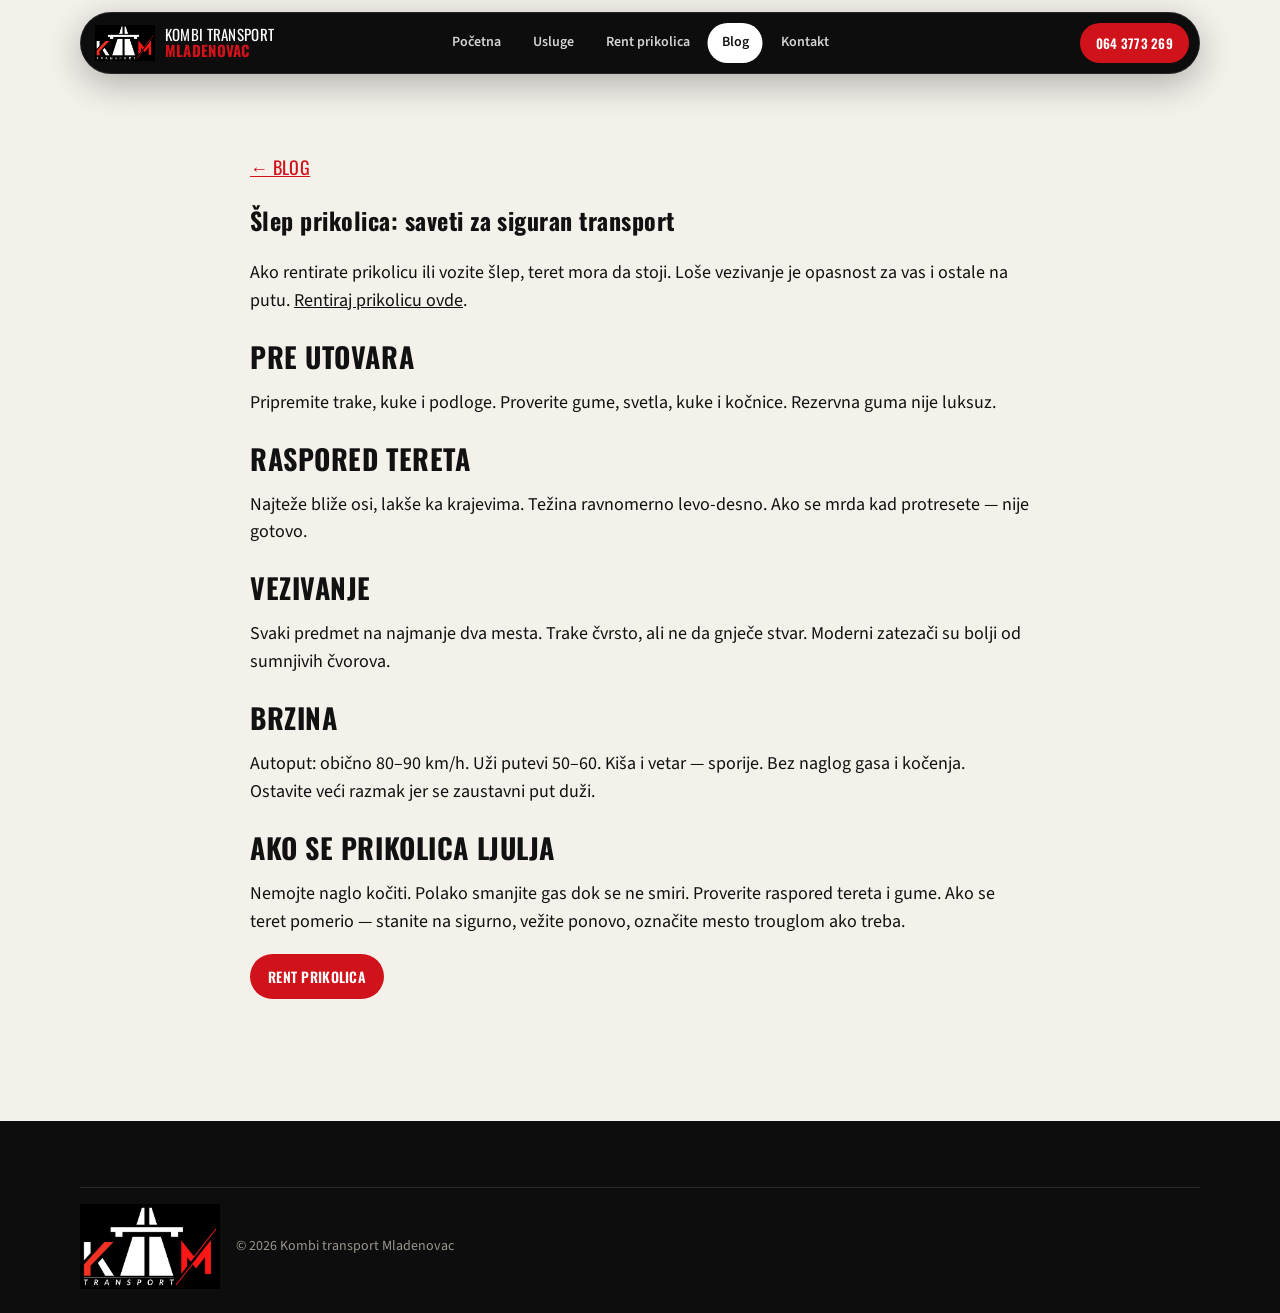
<file: blog-slep.html>
<!DOCTYPE html>
<html lang="sr">
<head>
  <meta charset="UTF-8">
  <meta name="google-site-verification" content="d266ykt4s1ySzQZi4lAFXU2BZoGfNLwrtn00EmPBJeM">
  <meta name="viewport" content="width=device-width, initial-scale=1">
  <title>Šlep prikolica — saveti | Kombi prevoz Mladenovac</title>
  <meta name="description" content="Saveti za siguran transport na šlep prikolici. Rent prikolica i kombi prevoz Mladenovac.">
  <link rel="canonical" href="https://www.prevoz-selidbe-ktm.com/blog-slep">
  <meta property="og:type" content="article">
  <meta property="og:locale" content="sr_RS">
  <meta property="og:url" content="https://www.prevoz-selidbe-ktm.com/blog-slep">
  <meta property="og:title" content="Šlep prikolica — saveti | Kombi prevoz Mladenovac">
  <meta property="og:description" content="Saveti za siguran transport na šlep prikolici.">
  <meta property="og:image" content="https://www.prevoz-selidbe-ktm.com/img/prikolica-rent.png">
  <meta name="twitter:card" content="summary_large_image">
  <link rel="icon" href="img/favicon.png">
  <link rel="preconnect" href="https://fonts.googleapis.com">
  <link rel="preconnect" href="https://fonts.gstatic.com" crossorigin>
  <link href="https://fonts.googleapis.com/css2?family=Oswald:wght@500;600;700&family=Source+Sans+3:wght@400;600;700&display=swap" rel="stylesheet">
  <link rel="stylesheet" href="css/style.css">
</head>
<body>
  <header class="site-header">
    <div class="wrap header-inner">
      <a class="brand" href="/"><img src="img/logo-ktm.png" alt="KTM"><span class="logo-text">Kombi transport<br><b>Mladenovac</b></span></a>
      <nav class="nav">
        <a href="/">Početna</a>
        <a href="/usluge">Usluge</a>
        <a href="/rent-prikolica">Rent prikolica</a>
        <a class="active" href="/blog">Blog</a>
        <a href="/kontakt">Kontakt</a>
      </nav>
      <div class="header-actions">
        <a class="btn btn-red desk" href="tel:+381643773269">064 3773 269</a>
        <button class="menu-btn" aria-label="Meni"><span></span><span></span><span></span></button>
      </div>
    </div>
  </header>
  <section class="section">
    <div class="wrap article">
      <p class="eyebrow"><a href="/blog">← Blog</a></p>
      <h1>Šlep prikolica: saveti za siguran transport</h1>
      <p>Ako rentirate prikolicu ili vozite šlep, teret mora da stoji. Loše vezivanje je opasnost za vas i ostale na putu. <a href="/rent-prikolica">Rentiraj prikolicu ovde</a>.</p>
      <h2>Pre utovara</h2>
      <p>Pripremite trake, kuke i podloge. Proverite gume, svetla, kuke i kočnice. Rezervna guma nije luksuz.</p>
      <h2>Raspored tereta</h2>
      <p>Najteže bliže osi, lakše ka krajevima. Težina ravnomerno levo-desno. Ako se mrda kad protresete — nije gotovo.</p>
      <h2>Vezivanje</h2>
      <p>Svaki predmet na najmanje dva mesta. Trake čvrsto, ali ne da gnječe stvar. Moderni zatezači su bolji od sumnjivih čvorova.</p>
      <h2>Brzina</h2>
      <p>Autoput: obično 80–90 km/h. Uži putevi 50–60. Kiša i vetar — sporije. Bez naglog gasa i kočenja. Ostavite veći razmak jer se zaustavni put duži.</p>
      <h2>Ako se prikolica ljulja</h2>
      <p>Nemojte naglo kočiti. Polako smanjite gas dok se ne smiri. Proverite raspored tereta i gume. Ako se teret pomerio — stanite na sigurno, vežite ponovo, označite mesto trouglom ako treba.</p>
      <p><a class="btn btn-red" href="/rent-prikolica">Rent prikolica</a></p>
    </div>
  </section>
  <footer class="site-footer"><div class="wrap copy footer-mini"><a class="footer-brand" href="/"><img src="img/logo-ktm.png" alt="KTM logo"></a><span>© 2026 Kombi transport Mladenovac</span></div></footer>
  <div class="mobile-cta"><a class="btn btn-red" href="tel:+381643773269">Pozovi</a><a class="btn btn-ghost" href="https://wa.me/381643773269">WhatsApp</a></div>
  <script src="js/main.js"></script>
</body>
</html>
</file>
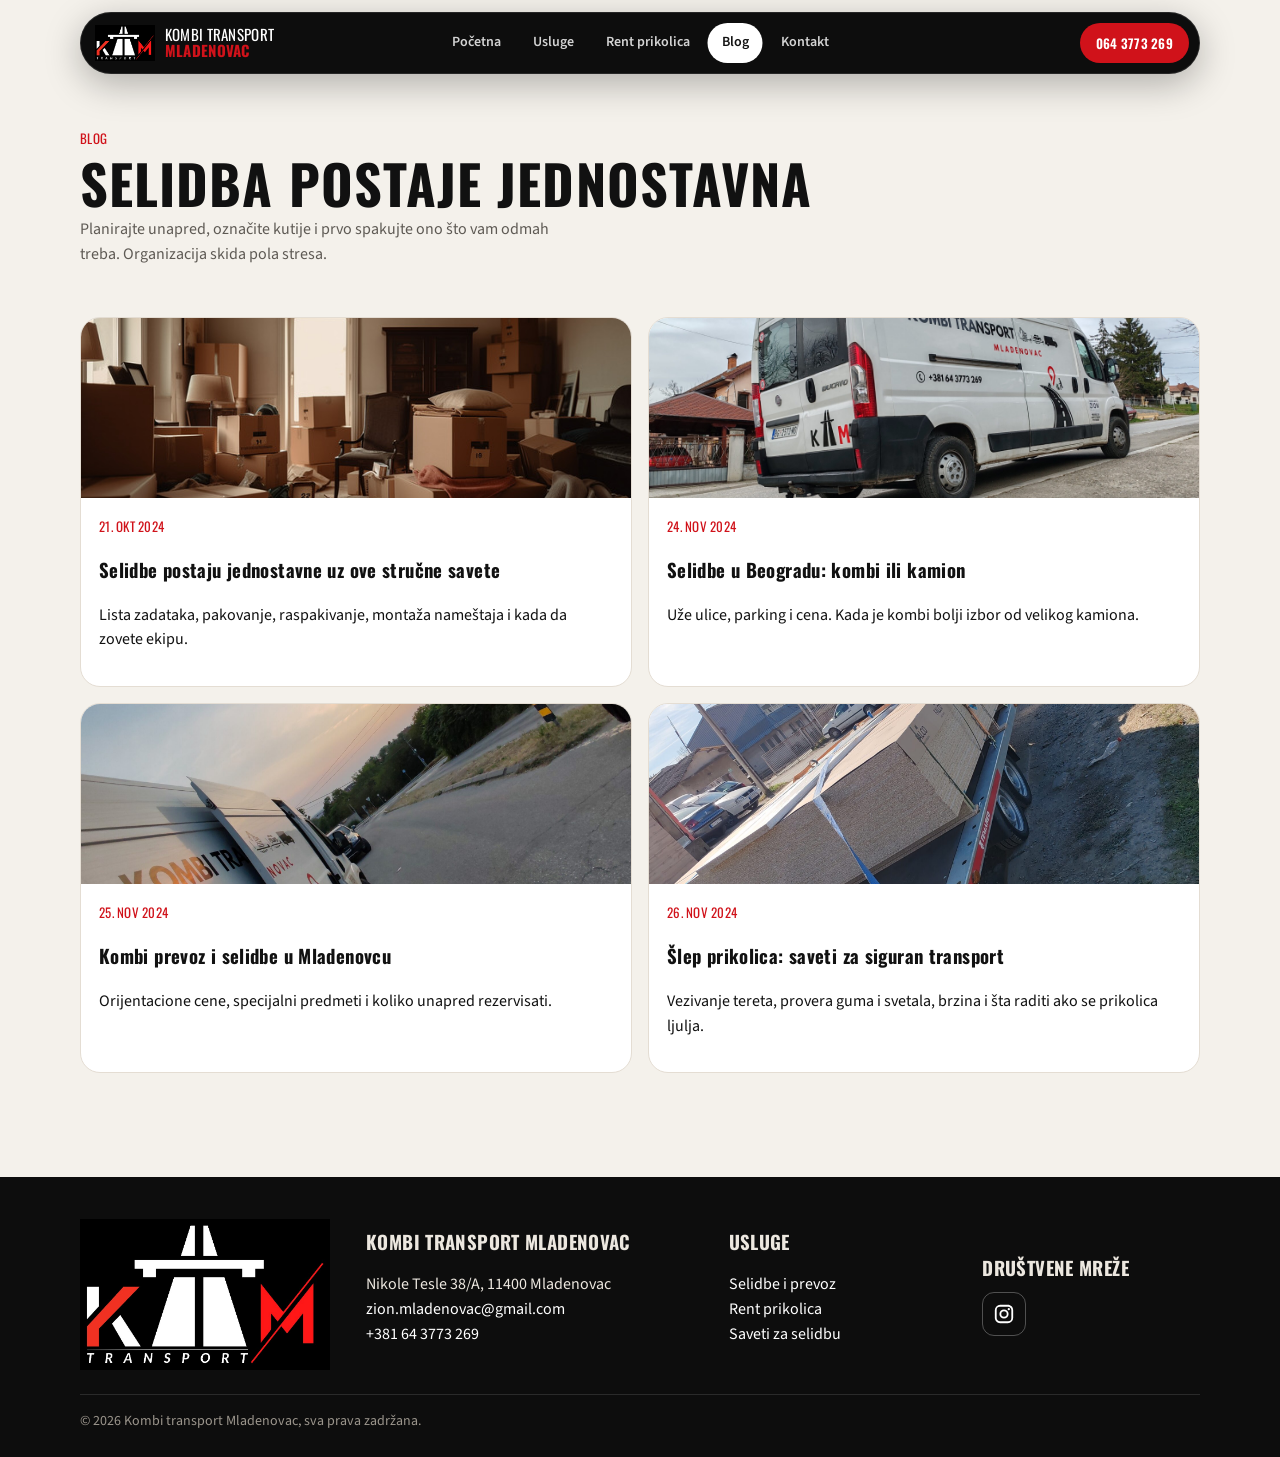
<file: blog.html>
<!DOCTYPE html>
<html lang="sr">
<head>
  <meta charset="UTF-8">
  <meta name="google-site-verification" content="d266ykt4s1ySzQZi4lAFXU2BZoGfNLwrtn00EmPBJeM">
  <meta name="viewport" content="width=device-width, initial-scale=1">
  <title>Blog | Kombi prevoz Mladenovac — saveti za selidbu</title>
  <meta name="description" content="Saveti za selidbe i kombi prevoz Mladenovac i Beograd: cene, pakovanje i siguran transport na šlep prikolici.">
  <link rel="canonical" href="https://www.prevoz-selidbe-ktm.com/blog">
  <meta property="og:type" content="website">
  <meta property="og:locale" content="sr_RS">
  <meta property="og:url" content="https://www.prevoz-selidbe-ktm.com/blog">
  <meta property="og:title" content="Blog | Kombi prevoz Mladenovac — saveti za selidbu">
  <meta property="og:description" content="Saveti za selidbe i kombi prevoz Mladenovac i Beograd.">
  <meta property="og:image" content="https://www.prevoz-selidbe-ktm.com/img/van-work.jpg">
  <meta name="twitter:card" content="summary_large_image">
  <link rel="icon" href="img/favicon.png">
  <link rel="preconnect" href="https://fonts.googleapis.com">
  <link rel="preconnect" href="https://fonts.gstatic.com" crossorigin>
  <link href="https://fonts.googleapis.com/css2?family=Oswald:wght@500;600;700&family=Source+Sans+3:wght@400;600;700&display=swap" rel="stylesheet">
  <link rel="stylesheet" href="css/style.css">
</head>
<body>
  <header class="site-header">
    <div class="wrap header-inner">
      <a class="brand" href="/">
        <img src="img/logo-ktm.png" alt="KTM logo">
        <span class="logo-text">Kombi transport<br><b>Mladenovac</b></span>
      </a>
      <nav class="nav">
        <a href="/">Početna</a>
        <a href="/usluge">Usluge</a>
        <a href="/rent-prikolica">Rent prikolica</a>
        <a class="active" href="/blog">Blog</a>
        <a href="/kontakt">Kontakt</a>
      </nav>
      <div class="header-actions">
        <a class="btn btn-red desk" href="tel:+381643773269">064 3773 269</a>
        <button class="menu-btn" aria-label="Meni"><span></span><span></span><span></span></button>
      </div>
    </div>
  </header>

  <section class="page-hero">
    <div class="wrap">
      <p class="eyebrow">Blog</p>
      <h1>Selidba postaje jednostavna</h1>
      <p class="lead">Planirajte unapred, označite kutije i prvo spakujte ono što vam odmah treba. Organizacija skida pola stresa.</p>
    </div>
  </section>

  <section class="section" style="padding-top:10px">
    <div class="wrap blog-grid">
      <a class="blog-card" href="/blog-saveti">
        <img src="img/selidbe-1.jpg" alt="Saveti za selidbu">
        <div>
          <p class="eyebrow">21. okt 2024</p>
          <h3>Selidbe postaju jednostavne uz ove stručne savete</h3>
          <p>Lista zadataka, pakovanje, raspakivanje, montaža nameštaja i kada da zovete ekipu.</p>
        </div>
      </a>
      <a class="blog-card" href="/blog-beograd">
        <img src="img/van-work.jpg" alt="Selidbe u Beogradu">
        <div>
          <p class="eyebrow">24. nov 2024</p>
          <h3>Selidbe u Beogradu: kombi ili kamion</h3>
          <p>Uže ulice, parking i cena. Kada je kombi bolji izbor od velikog kamiona.</p>
        </div>
      </a>
      <a class="blog-card" href="/blog-mladenovac">
        <img src="img/van-open.jpg" alt="Kombi prevoz Mladenovac">
        <div>
          <p class="eyebrow">25. nov 2024</p>
          <h3>Kombi prevoz i selidbe u Mladenovcu</h3>
          <p>Orijentacione cene, specijalni predmeti i koliko unapred rezervisati.</p>
        </div>
      </a>
      <a class="blog-card" href="/blog-slep">
        <img src="img/teren.jpg" alt="Šlep prikolica">
        <div>
          <p class="eyebrow">26. nov 2024</p>
          <h3>Šlep prikolica: saveti za siguran transport</h3>
          <p>Vezivanje tereta, provera guma i svetala, brzina i šta raditi ako se prikolica ljulja.</p>
        </div>
      </a>
    </div>
  </section>

  <footer class="site-footer">
    <div class="wrap footer-grid">
      <a class="footer-brand" href="/">
        <img src="img/logo-ktm.png" alt="KTM logo">
      </a>
      <div>
        <h3>Kombi transport Mladenovac</h3>
        <p>Nikole Tesle 38/A, 11400 Mladenovac<br>
        <a href="mailto:zion.mladenovac@gmail.com">zion.mladenovac@gmail.com</a><br>
        <a href="tel:+381643773269">+381 64 3773 269</a></p>
      </div>
      <div>
        <h3>Usluge</h3>
        <p><a href="/usluge">Selidbe i prevoz</a><br>
        <a href="/rent-prikolica">Rent prikolica</a><br>
        <a href="/blog">Saveti za selidbu</a></p>
      </div>
      <div>
        <h3>Društvene mreže</h3>
        <a class="footer-ig" href="https://www.instagram.com/kombi_transport_mladenovac/" target="_blank" rel="noopener" aria-label="Instagram" title="Instagram">
          <svg viewBox="0 0 24 24" aria-hidden="true"><path fill="currentColor" d="M7.8 2h8.4C19.4 2 22 4.6 22 7.8v8.4a5.8 5.8 0 0 1-5.8 5.8H7.8C4.6 22 2 19.4 2 16.2V7.8A5.8 5.8 0 0 1 7.8 2m-.2 2A3.6 3.6 0 0 0 4 7.6v8.8C4 18.39 5.61 20 7.6 20h8.8a3.6 3.6 0 0 0 3.6-3.6V7.6C20 5.61 18.39 4 16.4 4H7.6m9.65 1.5a1.25 1.25 0 0 1 1.25 1.25A1.25 1.25 0 0 1 17.25 8 1.25 1.25 0 0 1 16 6.75a1.25 1.25 0 0 1 1.25-1.25M12 7a5 5 0 0 1 5 5 5 5 0 0 1-5 5 5 5 0 0 1-5-5 5 5 0 0 1 5-5m0 2a3 3 0 0 0-3 3 3 3 0 0 0 3 3 3 3 0 0 0 3-3 3 3 0 0 0-3-3z"/></svg>
        </a>
      </div>
    </div>
    <div class="wrap copy">© 2026 Kombi transport Mladenovac, sva prava zadržana.</div>
  </footer>
  <div class="mobile-cta">
    <a class="btn btn-red" href="tel:+381643773269">Pozovi</a>
    <a class="btn btn-ghost" href="https://wa.me/381643773269">WhatsApp</a>
  </div>
  <script src="js/main.js"></script>
</body>
</html>
</file>
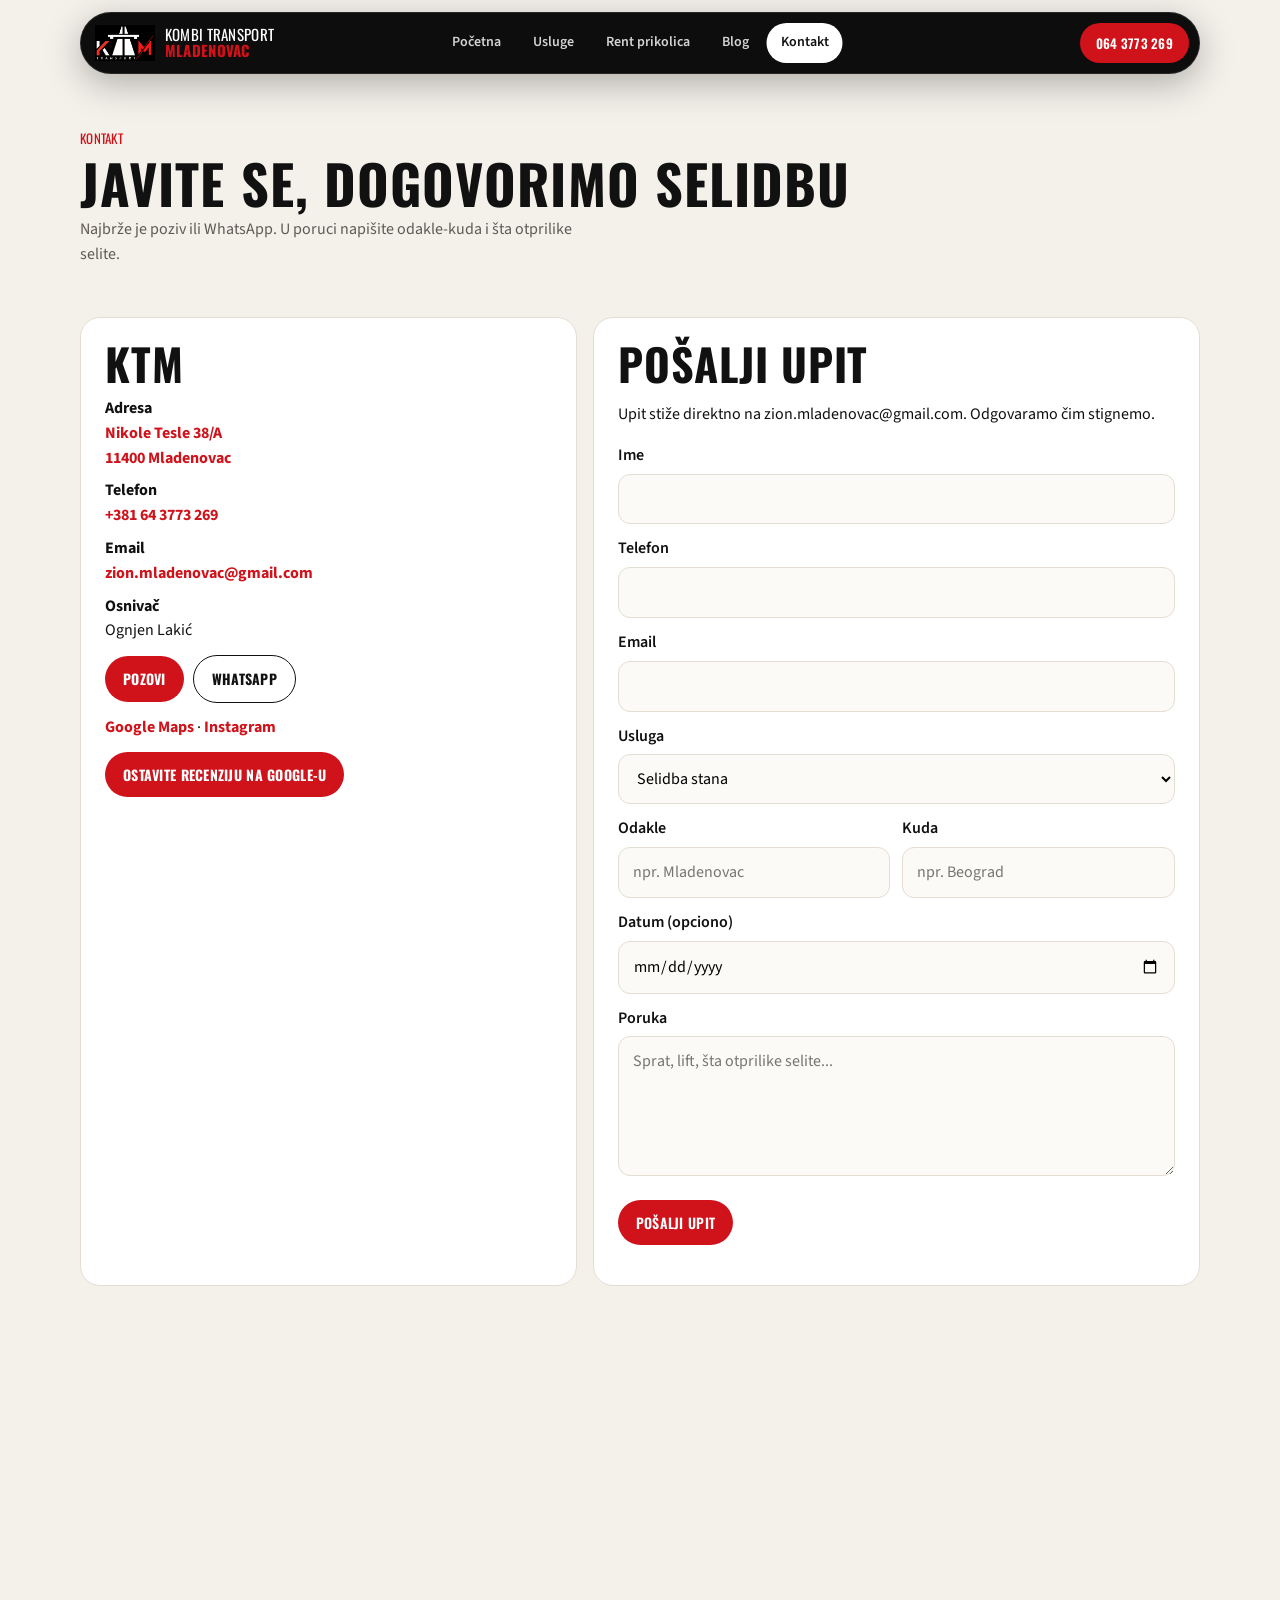
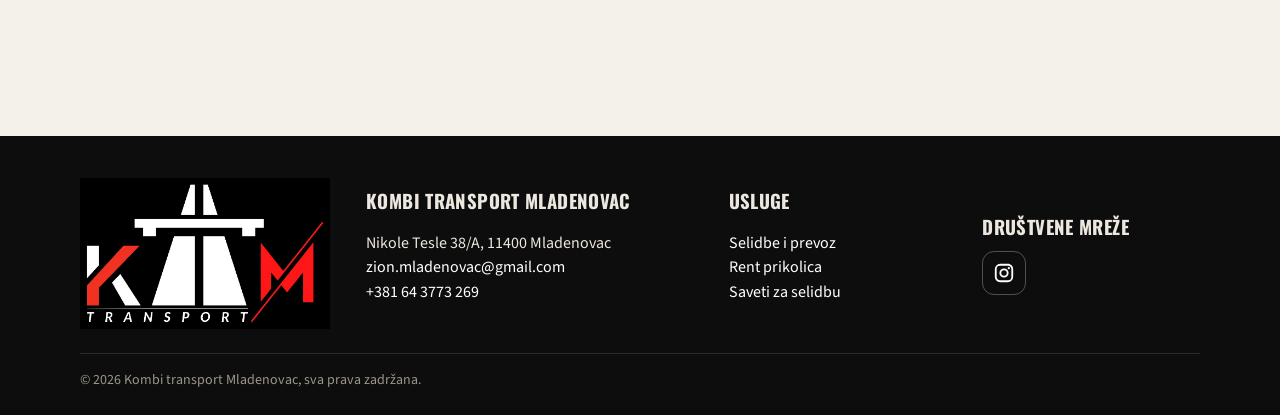
<file: kontakt.html>
<!DOCTYPE html>
<html lang="sr">
<head>
  <meta charset="UTF-8">
  <meta name="google-site-verification" content="d266ykt4s1ySzQZi4lAFXU2BZoGfNLwrtn00EmPBJeM">
  <meta name="viewport" content="width=device-width, initial-scale=1">
  <title>Kontakt | Kombi prevoz Mladenovac</title>
  <meta name="description" content="Kontakt za kombi prevoz Mladenovac: Nikole Tesle 38/A, 064 3773 269, zion.mladenovac@gmail.com. Pošaljite upit za selidbu.">
  <link rel="canonical" href="https://www.prevoz-selidbe-ktm.com/kontakt">
  <meta property="og:type" content="website">
  <meta property="og:locale" content="sr_RS">
  <meta property="og:url" content="https://www.prevoz-selidbe-ktm.com/kontakt">
  <meta property="og:title" content="Kontakt | Kombi prevoz Mladenovac">
  <meta property="og:description" content="Kontakt za kombi prevoz Mladenovac: Nikole Tesle 38/A, 064 3773 269. Pošaljite upit za selidbu.">
  <meta property="og:image" content="https://www.prevoz-selidbe-ktm.com/img/van-work.jpg">
  <meta name="twitter:card" content="summary_large_image">
  <link rel="icon" href="img/favicon.png">
  <link rel="preconnect" href="https://fonts.googleapis.com">
  <link rel="preconnect" href="https://fonts.gstatic.com" crossorigin>
  <link href="https://fonts.googleapis.com/css2?family=Oswald:wght@500;600;700&family=Source+Sans+3:wght@400;600;700&display=swap" rel="stylesheet">
  <link rel="stylesheet" href="css/style.css">
</head>
<body>
  <header class="site-header">
    <div class="wrap header-inner">
      <a class="brand" href="/">
        <img src="img/logo-ktm.png" alt="KTM logo">
        <span class="logo-text">Kombi transport<br><b>Mladenovac</b></span>
      </a>
      <nav class="nav">
        <a href="/">Početna</a>
        <a href="/usluge">Usluge</a>
        <a href="/rent-prikolica">Rent prikolica</a>
        <a href="/blog">Blog</a>
        <a class="active" href="/kontakt">Kontakt</a>
      </nav>
      <div class="header-actions">
        <a class="btn btn-red desk" href="tel:+381643773269">064 3773 269</a>
        <button class="menu-btn" aria-label="Meni"><span></span><span></span><span></span></button>
      </div>
    </div>
  </header>

  <section class="page-hero">
    <div class="wrap">
      <p class="eyebrow">Kontakt</p>
      <h1>Javite se, dogovorimo selidbu</h1>
      <p class="lead">Najbrže je poziv ili WhatsApp. U poruci napišite odakle-kuda i šta otprilike selite.</p>
    </div>
  </section>

  <section class="section" style="padding-top:10px">
    <div class="wrap contact-grid">
      <div class="contact-card">
        <h2>KTM</h2>
        <p><b>Adresa</b><br>
          <a href="https://share.google/hWrHYT7BhJZmR0jzt" target="_blank" rel="noopener">Nikole Tesle 38/A<br>11400 Mladenovac</a>
        </p>
        <p><b>Telefon</b><br><a href="tel:+381643773269">+381 64 3773 269</a></p>
        <p><b>Email</b><br><a href="mailto:zion.mladenovac@gmail.com">zion.mladenovac@gmail.com</a></p>
        <p><b>Osnivač</b><br>Ognjen Lakić</p>
        <p>
          <a class="btn btn-red" href="tel:+381643773269">Pozovi</a>
          <a class="btn btn-line" href="https://wa.me/381643773269" target="_blank" rel="noopener">WhatsApp</a>
        </p>
        <p>
          <a href="https://share.google/hWrHYT7BhJZmR0jzt" target="_blank" rel="noopener">Google Maps</a> ·
          <a href="https://www.instagram.com/kombi_transport_mladenovac/" target="_blank" rel="noopener">Instagram</a>
        </p>
        <p>
          <a class="btn btn-red" href="https://g.page/r/CfP8msKdxuZqEAE/review" target="_blank" rel="noopener">Ostavite recenziju na Google-u</a>
        </p>
      </div>
      <form id="upit">
        <h2>Pošalji upit</h2>
        <p>Upit stiže direktno na zion.mladenovac@gmail.com. Odgovaramo čim stignemo.</p>
        <input class="hp" type="text" name="_honey" tabindex="-1" autocomplete="off" aria-hidden="true">
        <label for="ime">Ime</label>
        <input id="ime" name="ime" required autocomplete="name">
        <label for="telefon">Telefon</label>
        <input id="telefon" name="telefon" required autocomplete="tel">
        <label for="email">Email</label>
        <input id="email" name="email" type="email" autocomplete="email">
        <label for="usluga">Usluga</label>
        <select id="usluga" name="usluga">
          <option>Selidba stana</option>
          <option>Selidba kancelarije</option>
          <option>Kombi prevoz</option>
          <option>Pikap prevoz</option>
          <option>Rent prikolica</option>
          <option>Kamionče</option>
          <option>Odvoz na deponiju</option>
          <option>Ostalo</option>
        </select>
        <div class="form-row">
          <div>
            <label for="odakle">Odakle</label>
            <input id="odakle" name="odakle" required autocomplete="address-line1" placeholder="npr. Mladenovac">
          </div>
          <div>
            <label for="kuda">Kuda</label>
            <input id="kuda" name="kuda" required autocomplete="off" placeholder="npr. Beograd">
          </div>
        </div>
        <label for="datum">Datum (opciono)</label>
        <input id="datum" name="datum" type="date">
        <label for="poruka">Poruka</label>
        <textarea id="poruka" name="poruka" placeholder="Sprat, lift, šta otprilike selite..."></textarea>
        <p><button class="btn btn-red" type="submit">Pošalji upit</button></p>
        <p class="form-status" hidden></p>
      </form>
    </div>
    <div class="wrap map">
      <iframe title="Kombi prevoz, transport i selidbe Mladenovac" src="https://www.google.com/maps/embed?pb=!1m18!1m12!1m3!1d4000!2d20.7040659!3d44.4453447!2m3!1f0!2f0!3f0!3m2!1i1024!2i768!4f13.1!3m3!1m2!1s0x4a801c46d024307%3A0x6ae6c69dc29afcf3!2sKombi%20prevoz%2C%20transport%20i%20selidbe%20Mladenovac!5e0!3m2!1ssr!2srs" loading="lazy" referrerpolicy="no-referrer-when-downgrade" allowfullscreen></iframe>
    </div>
  </section>

  <footer class="site-footer">
    <div class="wrap footer-grid">
      <a class="footer-brand" href="/">
        <img src="img/logo-ktm.png" alt="KTM logo">
      </a>
      <div>
        <h3>Kombi transport Mladenovac</h3>
        <p>Nikole Tesle 38/A, 11400 Mladenovac<br>
        <a href="mailto:zion.mladenovac@gmail.com">zion.mladenovac@gmail.com</a><br>
        <a href="tel:+381643773269">+381 64 3773 269</a></p>
      </div>
      <div>
        <h3>Usluge</h3>
        <p><a href="/usluge">Selidbe i prevoz</a><br>
        <a href="/rent-prikolica">Rent prikolica</a><br>
        <a href="/blog">Saveti za selidbu</a></p>
      </div>
      <div>
        <h3>Društvene mreže</h3>
        <a class="footer-ig" href="https://www.instagram.com/kombi_transport_mladenovac/" target="_blank" rel="noopener" aria-label="Instagram" title="Instagram">
          <svg viewBox="0 0 24 24" aria-hidden="true"><path fill="currentColor" d="M7.8 2h8.4C19.4 2 22 4.6 22 7.8v8.4a5.8 5.8 0 0 1-5.8 5.8H7.8C4.6 22 2 19.4 2 16.2V7.8A5.8 5.8 0 0 1 7.8 2m-.2 2A3.6 3.6 0 0 0 4 7.6v8.8C4 18.39 5.61 20 7.6 20h8.8a3.6 3.6 0 0 0 3.6-3.6V7.6C20 5.61 18.39 4 16.4 4H7.6m9.65 1.5a1.25 1.25 0 0 1 1.25 1.25A1.25 1.25 0 0 1 17.25 8 1.25 1.25 0 0 1 16 6.75a1.25 1.25 0 0 1 1.25-1.25M12 7a5 5 0 0 1 5 5 5 5 0 0 1-5 5 5 5 0 0 1-5-5 5 5 0 0 1 5-5m0 2a3 3 0 0 0-3 3 3 3 0 0 0 3 3 3 3 0 0 0 3-3 3 3 0 0 0-3-3z"/></svg>
        </a>
      </div>
    </div>
    <div class="wrap copy">© 2026 Kombi transport Mladenovac, sva prava zadržana.</div>
  </footer>
  <div class="mobile-cta">
    <a class="btn btn-red" href="tel:+381643773269">Pozovi</a>
    <a class="btn btn-ghost" href="https://wa.me/381643773269">WhatsApp</a>
  </div>
  <script src="js/main.js"></script>
</body>
</html>
</file>
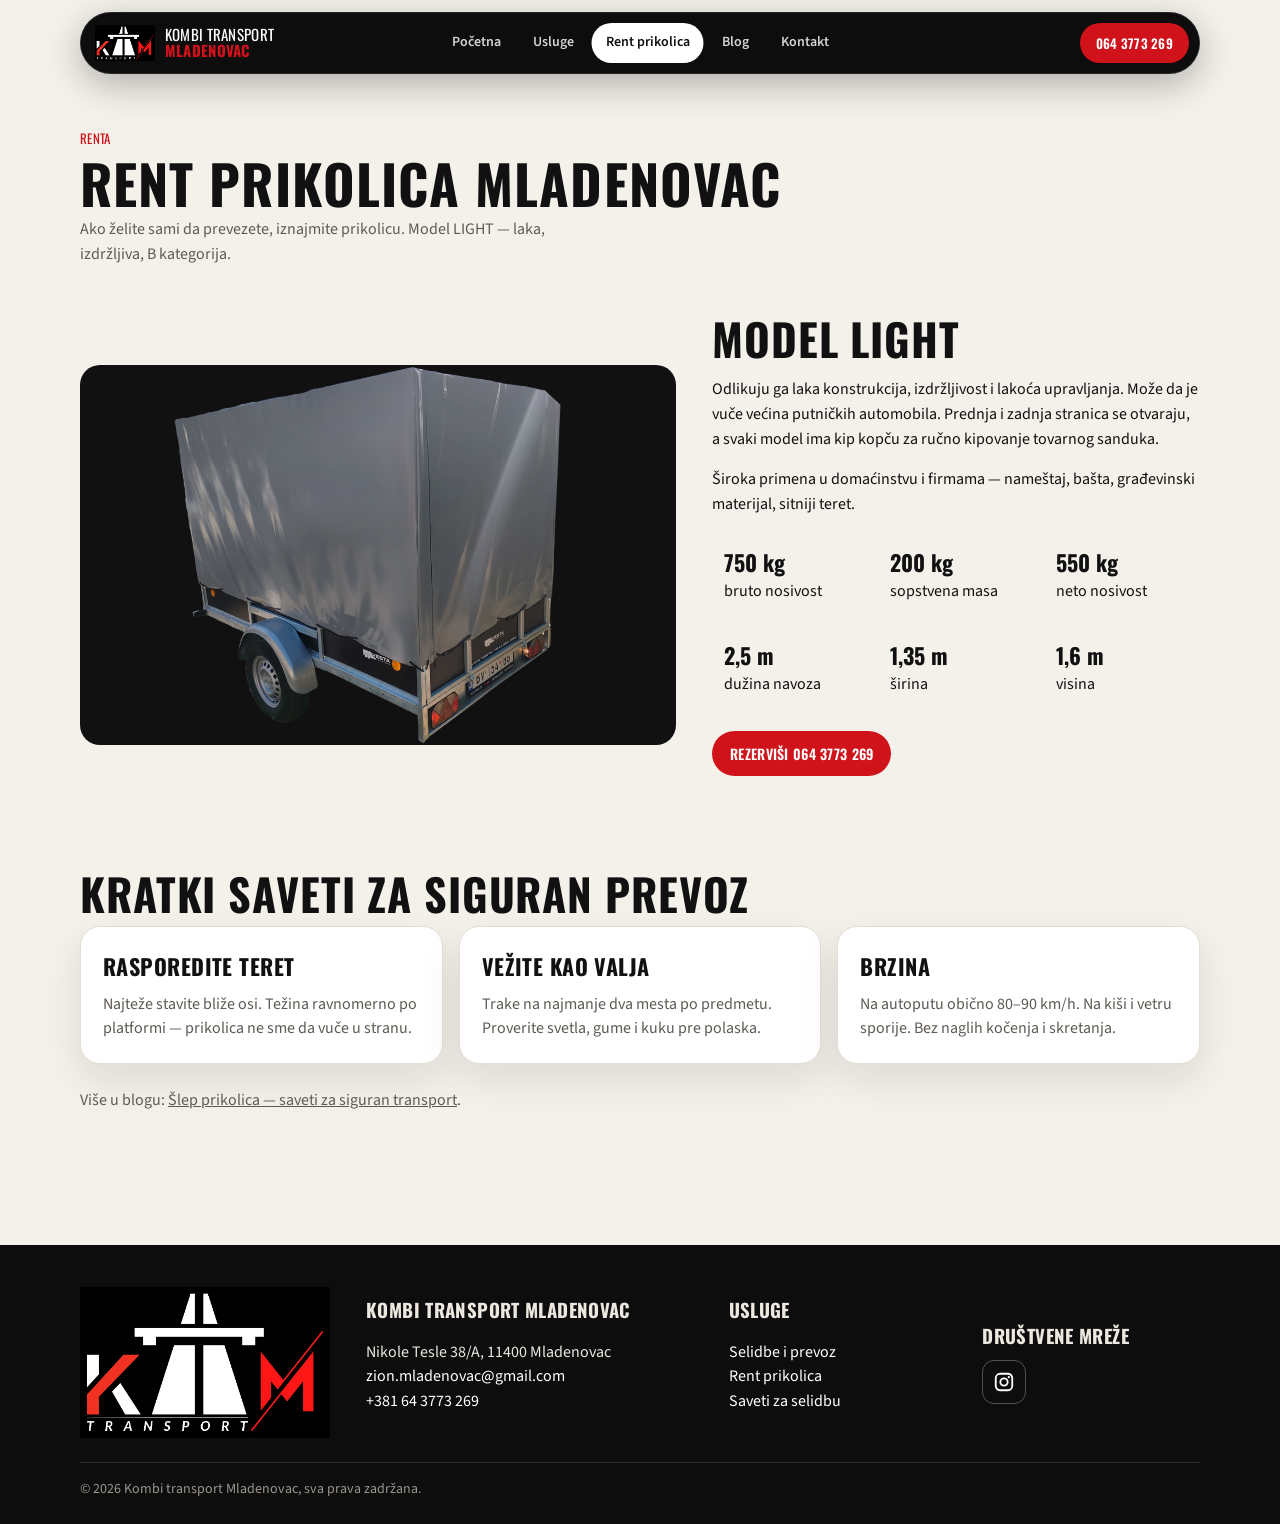
<file: rent-prikolica.html>
<!DOCTYPE html>
<html lang="sr">
<head>
  <meta charset="UTF-8">
  <meta name="google-site-verification" content="d266ykt4s1ySzQZi4lAFXU2BZoGfNLwrtn00EmPBJeM">
  <meta name="viewport" content="width=device-width, initial-scale=1">
  <title>Rent prikolica Mladenovac | Kombi prevoz KTM</title>
  <meta name="description" content="Rent prikolica Mladenovac: nova prikolica sa ceradom, B kategorija, bruto 750 kg, neto 550 kg. Kombi prevoz KTM, 064 3773 269.">
  <link rel="canonical" href="https://www.prevoz-selidbe-ktm.com/rent-prikolica">
  <meta property="og:type" content="website">
  <meta property="og:locale" content="sr_RS">
  <meta property="og:url" content="https://www.prevoz-selidbe-ktm.com/rent-prikolica">
  <meta property="og:title" content="Rent prikolica Mladenovac | Kombi prevoz KTM">
  <meta property="og:description" content="Rent prikolica Mladenovac: nova prikolica sa ceradom, B kategorija, neto 550 kg.">
  <meta property="og:image" content="https://www.prevoz-selidbe-ktm.com/img/prikolica-rent.png">
  <meta name="twitter:card" content="summary_large_image">
  <link rel="icon" href="img/favicon.png">
  <link rel="preconnect" href="https://fonts.googleapis.com">
  <link rel="preconnect" href="https://fonts.gstatic.com" crossorigin>
  <link href="https://fonts.googleapis.com/css2?family=Oswald:wght@500;600;700&family=Source+Sans+3:wght@400;600;700&display=swap" rel="stylesheet">
  <link rel="stylesheet" href="css/style.css">
</head>
<body>
  <header class="site-header">
    <div class="wrap header-inner">
      <a class="brand" href="/">
        <img src="img/logo-ktm.png" alt="KTM logo">
        <span class="logo-text">Kombi transport<br><b>Mladenovac</b></span>
      </a>
      <nav class="nav">
        <a href="/">Početna</a>
        <a href="/usluge">Usluge</a>
        <a class="active" href="/rent-prikolica">Rent prikolica</a>
        <a href="/blog">Blog</a>
        <a href="/kontakt">Kontakt</a>
      </nav>
      <div class="header-actions">
        <a class="btn btn-red desk" href="tel:+381643773269">064 3773 269</a>
        <button class="menu-btn" aria-label="Meni"><span></span><span></span><span></span></button>
      </div>
    </div>
  </header>

  <section class="page-hero">
    <div class="wrap">
      <p class="eyebrow">Renta</p>
      <h1>Rent prikolica Mladenovac</h1>
      <p class="lead">Ako želite sami da prevezete, iznajmite prikolicu. Model LIGHT — laka, izdržljiva, B kategorija.</p>
    </div>
  </section>

  <section class="section" style="padding-top:10px">
    <div class="wrap about">
      <img class="cutout" src="img/prikolica-rent.png" alt="Prikolica za iznajmljivanje">
      <div>
        <h2>Model LIGHT</h2>
        <p>Odlikuju ga laka konstrukcija, izdržljivost i lakoća upravljanja. Može da je vuče većina putničkih automobila. Prednja i zadnja stranica se otvaraju, a svaki model ima kip kopču za ručno kipovanje tovarnog sanduka.</p>
        <p>Široka primena u domaćinstvu i firmama — nameštaj, bašta, građevinski materijal, sitniji teret.</p>
        <div class="specs">
          <div class="spec"><b>750 kg</b><span>bruto nosivost</span></div>
          <div class="spec"><b>200 kg</b><span>sopstvena masa</span></div>
          <div class="spec"><b>550 kg</b><span>neto nosivost</span></div>
          <div class="spec"><b>2,5 m</b><span>dužina navoza</span></div>
          <div class="spec"><b>1,35 m</b><span>širina</span></div>
          <div class="spec"><b>1,6 m</b><span>visina</span></div>
        </div>
        <p style="margin-top:22px">
          <a class="btn btn-red" href="tel:+381643773269">Rezerviši 064 3773 269</a>
        </p>
      </div>
    </div>
  </section>

  <section class="section" style="padding-top:0">
    <div class="wrap">
      <h2>Kratki saveti za siguran prevoz</h2>
      <div class="cards">
        <article class="card">
          <h3>Rasporedite teret</h3>
          <p>Najteže stavite bliže osi. Težina ravnomerno po platformi — prikolica ne sme da vuče u stranu.</p>
        </article>
        <article class="card">
          <h3>Vežite kao valja</h3>
          <p>Trake na najmanje dva mesta po predmetu. Proverite svetla, gume i kuku pre polaska.</p>
        </article>
        <article class="card">
          <h3>Brzina</h3>
          <p>Na autoputu obično 80–90 km/h. Na kiši i vetru sporije. Bez naglih kočenja i skretanja.</p>
        </article>
      </div>
      <p class="lead" style="margin-top:24px">Više u blogu: <a href="/blog-slep">Šlep prikolica — saveti za siguran transport</a>.</p>
    </div>
  </section>

  <footer class="site-footer">
    <div class="wrap footer-grid">
      <a class="footer-brand" href="/">
        <img src="img/logo-ktm.png" alt="KTM logo">
      </a>
      <div>
        <h3>Kombi transport Mladenovac</h3>
        <p>Nikole Tesle 38/A, 11400 Mladenovac<br>
        <a href="mailto:zion.mladenovac@gmail.com">zion.mladenovac@gmail.com</a><br>
        <a href="tel:+381643773269">+381 64 3773 269</a></p>
      </div>
      <div>
        <h3>Usluge</h3>
        <p><a href="/usluge">Selidbe i prevoz</a><br>
        <a href="/rent-prikolica">Rent prikolica</a><br>
        <a href="/blog">Saveti za selidbu</a></p>
      </div>
      <div>
        <h3>Društvene mreže</h3>
        <a class="footer-ig" href="https://www.instagram.com/kombi_transport_mladenovac/" target="_blank" rel="noopener" aria-label="Instagram" title="Instagram">
          <svg viewBox="0 0 24 24" aria-hidden="true"><path fill="currentColor" d="M7.8 2h8.4C19.4 2 22 4.6 22 7.8v8.4a5.8 5.8 0 0 1-5.8 5.8H7.8C4.6 22 2 19.4 2 16.2V7.8A5.8 5.8 0 0 1 7.8 2m-.2 2A3.6 3.6 0 0 0 4 7.6v8.8C4 18.39 5.61 20 7.6 20h8.8a3.6 3.6 0 0 0 3.6-3.6V7.6C20 5.61 18.39 4 16.4 4H7.6m9.65 1.5a1.25 1.25 0 0 1 1.25 1.25A1.25 1.25 0 0 1 17.25 8 1.25 1.25 0 0 1 16 6.75a1.25 1.25 0 0 1 1.25-1.25M12 7a5 5 0 0 1 5 5 5 5 0 0 1-5 5 5 5 0 0 1-5-5 5 5 0 0 1 5-5m0 2a3 3 0 0 0-3 3 3 3 0 0 0 3 3 3 3 0 0 0 3-3 3 3 0 0 0-3-3z"/></svg>
        </a>
      </div>
    </div>
    <div class="wrap copy">© 2026 Kombi transport Mladenovac, sva prava zadržana.</div>
  </footer>
  <div class="mobile-cta">
    <a class="btn btn-red" href="tel:+381643773269">Pozovi</a>
    <a class="btn btn-ghost" href="https://wa.me/381643773269">WhatsApp</a>
  </div>
  <script src="js/main.js"></script>
</body>
</html>
</file>
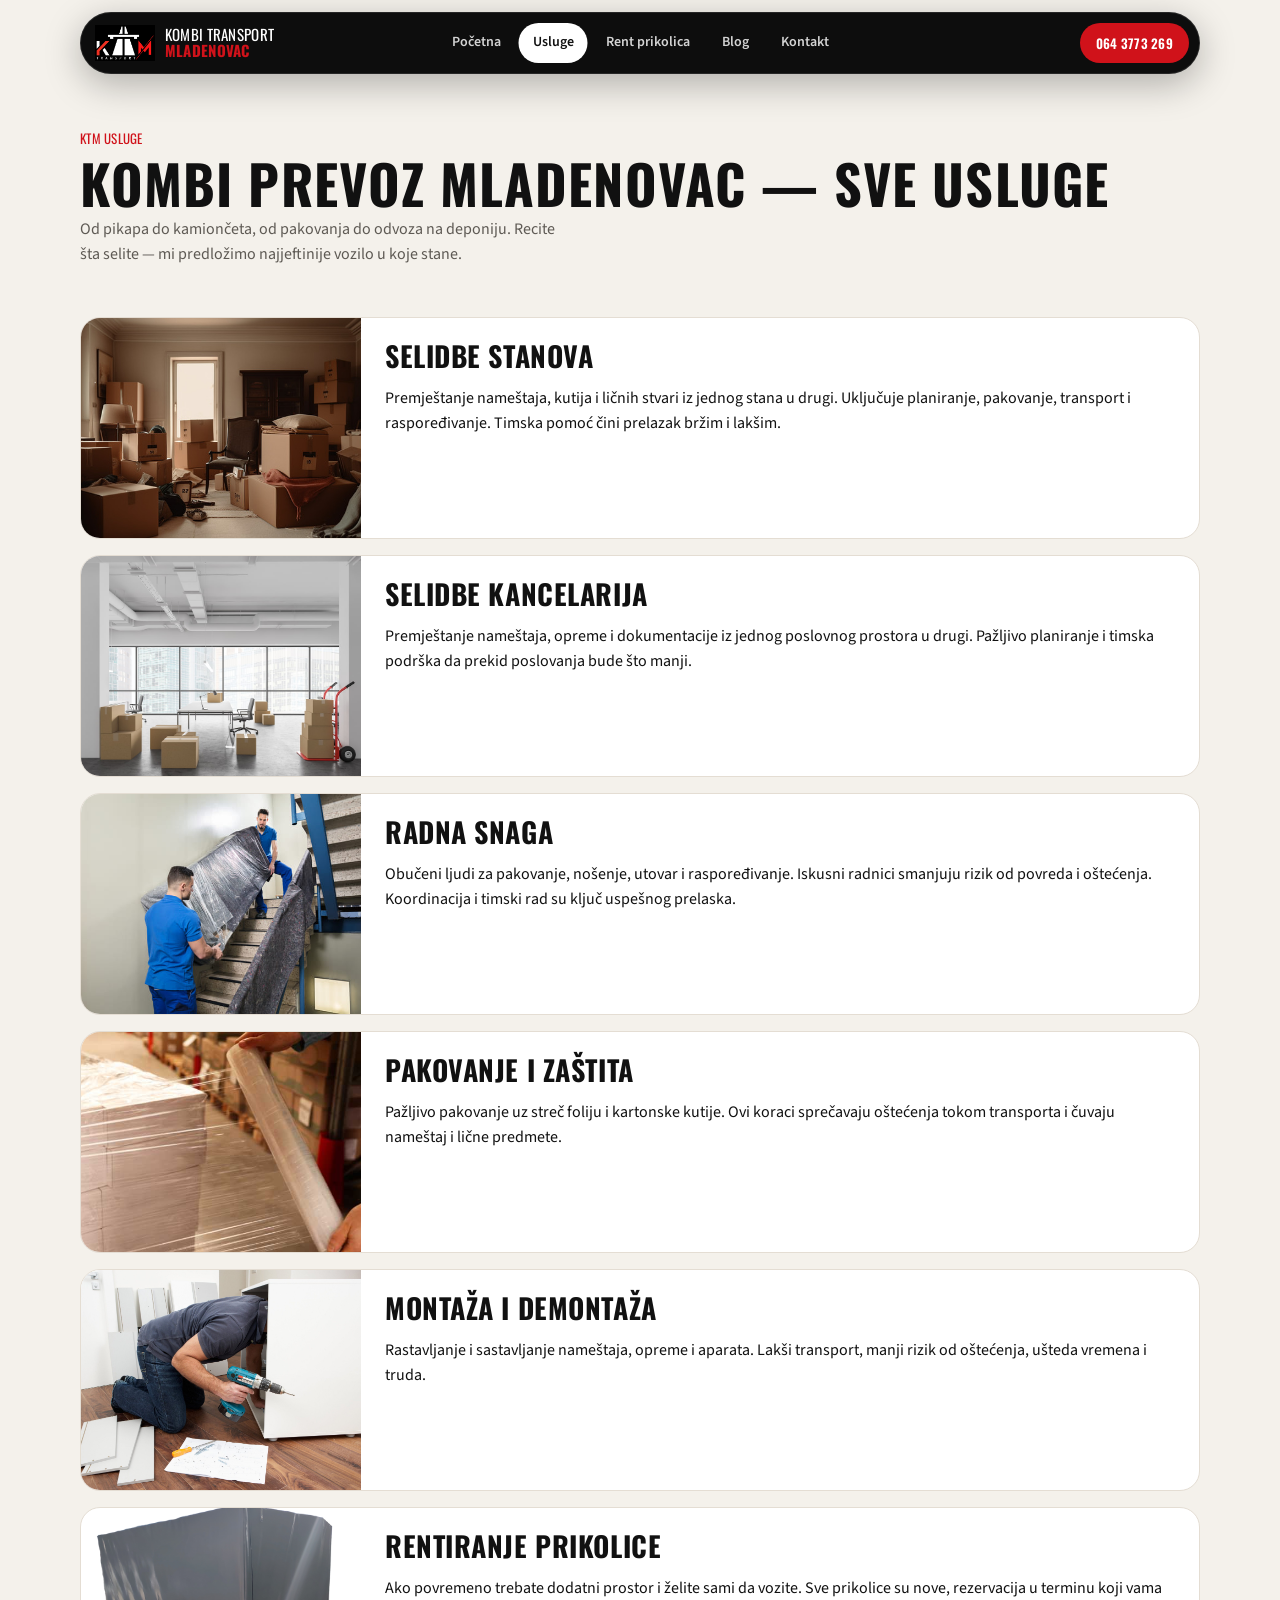
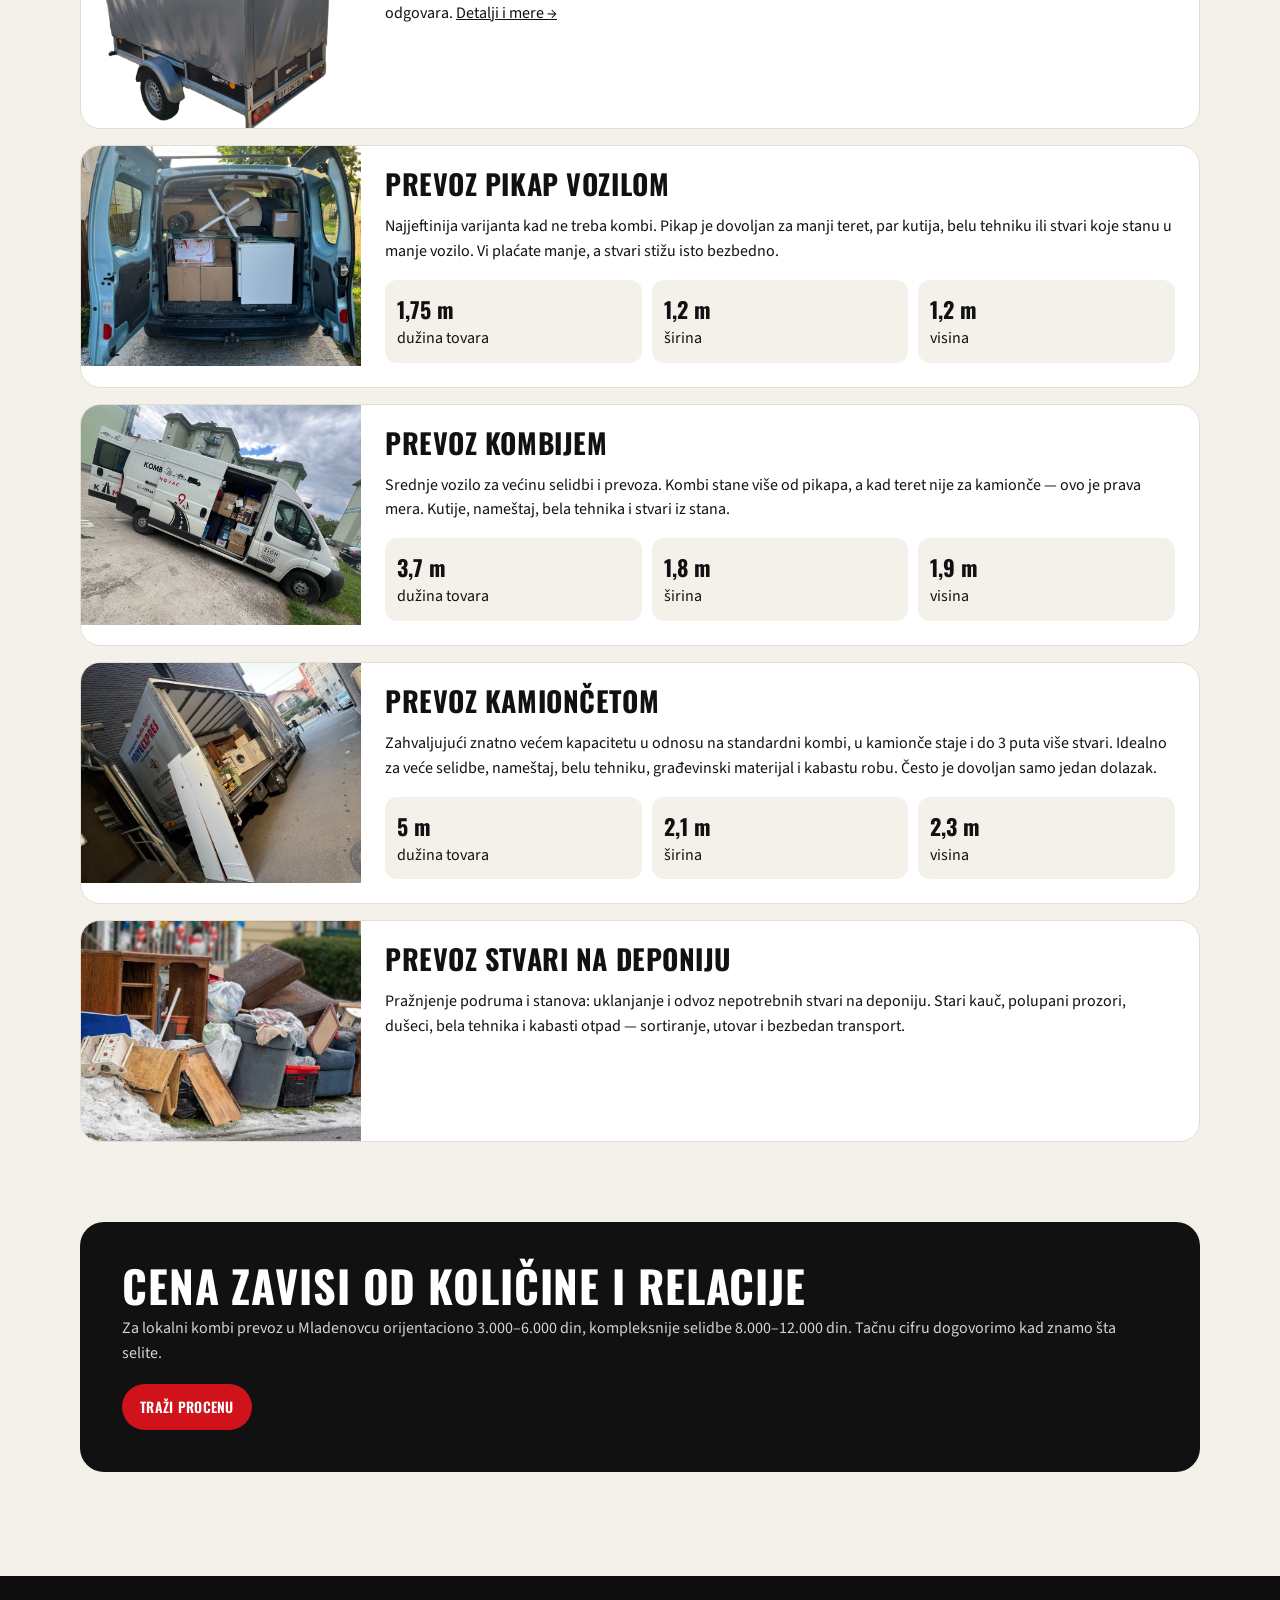
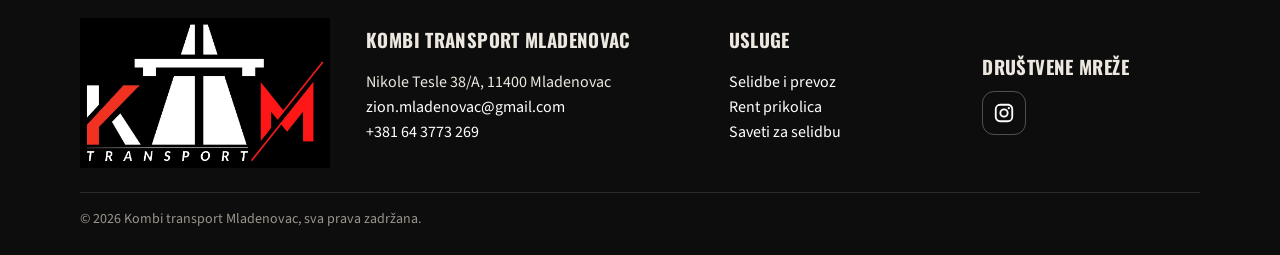
<file: usluge.html>
<!DOCTYPE html>
<html lang="sr">
<head>
  <meta charset="UTF-8">
  <meta name="google-site-verification" content="d266ykt4s1ySzQZi4lAFXU2BZoGfNLwrtn00EmPBJeM">
  <meta name="viewport" content="width=device-width, initial-scale=1">
  <title>Usluge kombi prevoza Mladenovac | Selidbe i transport</title>
  <meta name="description" content="Usluge kombi prevoza Mladenovac: selidbe, pikap, kombi, kamionče, radna snaga, pakovanje, montaža, odvoz na deponiju i renta prikolica.">
  <link rel="canonical" href="https://www.prevoz-selidbe-ktm.com/usluge">
  <meta property="og:type" content="website">
  <meta property="og:locale" content="sr_RS">
  <meta property="og:url" content="https://www.prevoz-selidbe-ktm.com/usluge">
  <meta property="og:title" content="Usluge kombi prevoza Mladenovac | Selidbe i transport">
  <meta property="og:description" content="Usluge kombi prevoza Mladenovac: selidbe, pikap, kombi, kamionče, radna snaga i renta prikolica.">
  <meta property="og:image" content="https://www.prevoz-selidbe-ktm.com/img/van-work.jpg">
  <meta name="twitter:card" content="summary_large_image">
  <link rel="icon" href="img/favicon.png">
  <link rel="preconnect" href="https://fonts.googleapis.com">
  <link rel="preconnect" href="https://fonts.gstatic.com" crossorigin>
  <link href="https://fonts.googleapis.com/css2?family=Oswald:wght@500;600;700&family=Source+Sans+3:wght@400;600;700&display=swap" rel="stylesheet">
  <link rel="stylesheet" href="css/style.css">
</head>
<body>
  <header class="site-header">
    <div class="wrap header-inner">
      <a class="brand" href="/">
        <img src="img/logo-ktm.png" alt="KTM logo">
        <span class="logo-text">Kombi transport<br><b>Mladenovac</b></span>
      </a>
      <nav class="nav">
        <a href="/">Početna</a>
        <a class="active" href="/usluge">Usluge</a>
        <a href="/rent-prikolica">Rent prikolica</a>
        <a href="/blog">Blog</a>
        <a href="/kontakt">Kontakt</a>
      </nav>
      <div class="header-actions">
        <a class="btn btn-red desk" href="tel:+381643773269">064 3773 269</a>
        <button class="menu-btn" aria-label="Meni"><span></span><span></span><span></span></button>
      </div>
    </div>
  </header>

  <section class="page-hero">
    <div class="wrap">
      <p class="eyebrow">KTM usluge</p>
      <h1>Kombi prevoz Mladenovac — sve usluge</h1>
      <p class="lead">Od pikapa do kamiončeta, od pakovanja do odvoza na deponiju. Recite šta selite — mi predložimo najjeftinije vozilo u koje stane.</p>
    </div>
  </section>

  <section class="section" style="padding-top:10px">
    <div class="wrap service-list">
      <article class="service-row">
        <img src="img/selidbe-1.jpg" alt="Selidbe stanova">
        <div>
          <h2>Selidbe stanova</h2>
          <p>Premještanje nameštaja, kutija i ličnih stvari iz jednog stana u drugi. Uključuje planiranje, pakovanje, transport i raspoređivanje. Timska pomoć čini prelazak bržim i lakšim.</p>
        </div>
      </article>
      <article class="service-row">
        <img src="img/blog-selidba.jpg" alt="Selidbe kancelarija">
        <div>
          <h2>Selidbe kancelarija</h2>
          <p>Premještanje nameštaja, opreme i dokumentacije iz jednog poslovnog prostora u drugi. Pažljivo planiranje i timska podrška da prekid poslovanja bude što manji.</p>
        </div>
      </article>
      <article class="service-row">
        <img src="img/trailer.jpg" alt="Radna snaga za selidbu">
        <div>
          <h2>Radna snaga</h2>
          <p>Obučeni ljudi za pakovanje, nošenje, utovar i raspoređivanje. Iskusni radnici smanjuju rizik od povreda i oštećenja. Koordinacija i timski rad su ključ uspešnog prelaska.</p>
        </div>
      </article>
      <article class="service-row">
        <img src="img/strec.jpg" alt="Pakovanje streč folijom">
        <div>
          <h2>Pakovanje i zaštita</h2>
          <p>Pažljivo pakovanje uz streč foliju i kartonske kutije. Ovi koraci sprečavaju oštećenja tokom transporta i čuvaju nameštaj i lične predmete.</p>
        </div>
      </article>
      <article class="service-row">
        <img src="img/demontaza.jpg" alt="Montaža i demontaža">
        <div>
          <h2>Montaža i demontaža</h2>
          <p>Rastavljanje i sastavljanje nameštaja, opreme i aparata. Lakši transport, manji rizik od oštećenja, ušteda vremena i truda.</p>
        </div>
      </article>
      <article class="service-row">
        <img src="img/prikolica-rent.png" alt="Rentiranje prikolice">
        <div>
          <h2>Rentiranje prikolice</h2>
          <p>Ako povremeno trebate dodatni prostor i želite sami da vozite. Sve prikolice su nove, rezervacija u terminu koji vama odgovara. <a href="/rent-prikolica">Detalji i mere →</a></p>
        </div>
      </article>
      <article class="service-row">
        <img src="img/pikap.jpg" alt="Prevoz pikap vozilom, natovarene kutije i bela tehnika">
        <div>
          <h2>Prevoz pikap vozilom</h2>
          <p>Najjeftinija varijanta kad ne treba kombi. Pikap je dovoljan za manji teret, par kutija, belu tehniku ili stvari koje stanu u manje vozilo. Vi plaćate manje, a stvari stižu isto bezbedno.</p>
          <div class="specs">
            <div class="spec"><b>1,75 m</b><span>dužina tovara</span></div>
            <div class="spec"><b>1,2 m</b><span>širina</span></div>
            <div class="spec"><b>1,2 m</b><span>visina</span></div>
          </div>
        </div>
      </article>
      <article class="service-row">
        <img src="img/kombi.jpg" alt="Prevoz kombijem, natovaren Fiat Ducato sa otvorenim bočnim vratima">
        <div>
          <h2>Prevoz kombijem</h2>
          <p>Srednje vozilo za većinu selidbi i prevoza. Kombi stane više od pikapa, a kad teret nije za kamionče — ovo je prava mera. Kutije, nameštaj, bela tehnika i stvari iz stana.</p>
          <div class="specs">
            <div class="spec"><b>3,7 m</b><span>dužina tovara</span></div>
            <div class="spec"><b>1,8 m</b><span>širina</span></div>
            <div class="spec"><b>1,9 m</b><span>visina</span></div>
          </div>
        </div>
      </article>
      <article class="service-row">
        <img src="img/kamionce-utovar.jpg" alt="Utovar nameštaja u kamionče sa otvorenom stranicom">
        <div>
          <h2>Prevoz kamiončetom</h2>
          <p>Zahvaljujući znatno većem kapacitetu u odnosu na standardni kombi, u kamionče staje i do 3 puta više stvari. Idealno za veće selidbe, nameštaj, belu tehniku, građevinski materijal i kabastu robu. Često je dovoljan samo jedan dolazak.</p>
          <div class="specs">
            <div class="spec"><b>5 m</b><span>dužina tovara</span></div>
            <div class="spec"><b>2,1 m</b><span>širina</span></div>
            <div class="spec"><b>2,3 m</b><span>visina</span></div>
          </div>
        </div>
      </article>
      <article class="service-row">
        <img src="img/deponija.jpg" alt="Stari nameštaj, dušeci i otpad za odvoz na deponiju">
        <div>
          <h2>Prevoz stvari na deponiju</h2>
          <p>Pražnjenje podruma i stanova: uklanjanje i odvoz nepotrebnih stvari na deponiju. Stari kauč, polupani prozori, dušeci, bela tehnika i kabasti otpad — sortiranje, utovar i bezbedan transport.</p>
        </div>
      </article>
    </div>
  </section>

  <section class="section" style="padding-top:0">
    <div class="wrap">
      <div class="cta">
        <div>
          <h2>Cena zavisi od količine i relacije</h2>
          <p>Za lokalni kombi prevoz u Mladenovcu orijentaciono 3.000–6.000 din, kompleksnije selidbe 8.000–12.000 din. Tačnu cifru dogovorimo kad znamo šta selite.</p>
        </div>
        <a class="btn btn-red" href="/kontakt">Traži procenu</a>
      </div>
    </div>
  </section>

  <footer class="site-footer">
    <div class="wrap footer-grid">
      <a class="footer-brand" href="/">
        <img src="img/logo-ktm.png" alt="KTM logo">
      </a>
      <div>
        <h3>Kombi transport Mladenovac</h3>
        <p>Nikole Tesle 38/A, 11400 Mladenovac<br>
        <a href="mailto:zion.mladenovac@gmail.com">zion.mladenovac@gmail.com</a><br>
        <a href="tel:+381643773269">+381 64 3773 269</a></p>
      </div>
      <div>
        <h3>Usluge</h3>
        <p><a href="/usluge">Selidbe i prevoz</a><br>
        <a href="/rent-prikolica">Rent prikolica</a><br>
        <a href="/blog">Saveti za selidbu</a></p>
      </div>
      <div>
        <h3>Društvene mreže</h3>
        <a class="footer-ig" href="https://www.instagram.com/kombi_transport_mladenovac/" target="_blank" rel="noopener" aria-label="Instagram" title="Instagram">
          <svg viewBox="0 0 24 24" aria-hidden="true"><path fill="currentColor" d="M7.8 2h8.4C19.4 2 22 4.6 22 7.8v8.4a5.8 5.8 0 0 1-5.8 5.8H7.8C4.6 22 2 19.4 2 16.2V7.8A5.8 5.8 0 0 1 7.8 2m-.2 2A3.6 3.6 0 0 0 4 7.6v8.8C4 18.39 5.61 20 7.6 20h8.8a3.6 3.6 0 0 0 3.6-3.6V7.6C20 5.61 18.39 4 16.4 4H7.6m9.65 1.5a1.25 1.25 0 0 1 1.25 1.25A1.25 1.25 0 0 1 17.25 8 1.25 1.25 0 0 1 16 6.75a1.25 1.25 0 0 1 1.25-1.25M12 7a5 5 0 0 1 5 5 5 5 0 0 1-5 5 5 5 0 0 1-5-5 5 5 0 0 1 5-5m0 2a3 3 0 0 0-3 3 3 3 0 0 0 3 3 3 3 0 0 0 3-3 3 3 0 0 0-3-3z"/></svg>
        </a>
      </div>
    </div>
    <div class="wrap copy">© 2026 Kombi transport Mladenovac, sva prava zadržana.</div>
  </footer>
  <div class="mobile-cta">
    <a class="btn btn-red" href="tel:+381643773269">Pozovi</a>
    <a class="btn btn-ghost" href="https://wa.me/381643773269">WhatsApp</a>
  </div>
  <script src="js/main.js"></script>
</body>
</html>
</file>
<file: css/style.css>
:root {
  --ink: #111111;
  --ink-soft: #2a2a2a;
  --paper: #f4f1eb;
  --white: #fff;
  --red: #d0121a;
  --red-dark: #9e0c13;
  --muted: #5e5a54;
  --line: #e4ddd3;
  --shadow: 0 16px 40px rgba(17, 17, 17, 0.1);
  --radius: 20px;
  --max: 1120px;
  --pad: clamp(16px, 4vw, 28px);
}

* { box-sizing: border-box; }
html { scroll-behavior: smooth; }
body {
  margin: 0;
  font-family: "Source Sans 3", "Segoe UI", sans-serif;
  color: var(--ink);
  background: var(--paper);
  line-height: 1.55;
  overflow-x: hidden;
}
img { max-width: 100%; height: auto; display: block; }
a { color: inherit; }
h1, h2, h3, .logo-text, .eyebrow, .btn {
  font-family: Oswald, "Arial Narrow", sans-serif;
  letter-spacing: 0.02em;
}

.wrap { width: min(var(--max), calc(100% - var(--pad) * 2)); margin-inline: auto; }

.site-header {
  position: sticky;
  top: 0;
  z-index: 50;
  padding: 12px 0 0;
  background: transparent;
  border: 0;
  isolation: isolate;
}
.header-inner {
  position: relative;
  display: flex;
  align-items: center;
  justify-content: space-between;
  gap: 12px;
  min-height: 62px;
  padding: 6px 10px 6px 14px;
  background: #0d0d0d;
  border: 1px solid rgba(255,255,255,0.1);
  border-radius: 999px;
  box-shadow: 0 10px 36px rgba(0, 0, 0, 0.28);
  transition: box-shadow 0.25s ease, background 0.25s ease;
}
.site-header.is-scrolled .header-inner {
  background: #111;
  box-shadow: 0 16px 40px rgba(0, 0, 0, 0.4);
}
.brand {
  display: flex;
  align-items: center;
  gap: 10px;
  text-decoration: none;
  min-width: 0;
  position: relative;
  z-index: 1;
}
.brand img {
  width: auto;
  height: 36px;
  object-fit: contain;
  background: transparent;
  border-radius: 0;
  flex-shrink: 0;
}
.logo-text { font-size: 15px; line-height: 1.05; text-transform: uppercase; color: #fff; }
.logo-text b { color: var(--red); font-weight: 700; }
.nav {
  display: flex;
  gap: 4px;
  align-items: center;
  position: absolute;
  left: 50%;
  top: 50%;
  transform: translate(-50%, -50%);
}
.nav a {
  text-decoration: none;
  font-weight: 600;
  font-size: 14px;
  min-height: 40px;
  padding: 0 14px;
  border-radius: 999px;
  display: inline-flex;
  align-items: center;
  color: rgba(255,255,255,0.82);
  transition: background 0.2s ease, color 0.2s ease;
}
.nav a:hover { background: rgba(255,255,255,0.1); color: #fff; }
.nav a.active { background: #fff; color: #111; }
.header-actions {
  display: flex;
  gap: 8px;
  align-items: center;
  position: relative;
  z-index: 1;
  margin-left: auto;
}
.header-actions .btn {
  padding: 10px 16px;
  min-height: 40px;
  font-size: 13px;
}
.menu-btn {
  display: none;
  border: 0;
  background: rgba(255,255,255,0.1);
  color: #fff;
  width: 36px;
  height: 36px;
  border-radius: 999px;
  cursor: pointer;
  place-items: center;
  gap: 3px;
  padding: 0;
}
.menu-btn span {
  display: block;
  width: 11px;
  height: 1.2px;
  background: #fff;
  border-radius: 2px;
  transition: transform 0.2s ease, opacity 0.2s ease;
}
.site-header:has(.nav.open) .menu-btn span:nth-child(1) { transform: translateY(4.2px) rotate(45deg); }
.site-header:has(.nav.open) .menu-btn span:nth-child(2) { opacity: 0; }
.site-header:has(.nav.open) .menu-btn span:nth-child(3) { transform: translateY(-4.2px) rotate(-45deg); }

.btn {
  display: inline-flex;
  align-items: center;
  justify-content: center;
  gap: 8px;
  text-decoration: none;
  border: 0;
  cursor: pointer;
  padding: 12px 18px;
  min-height: 44px;
  border-radius: 999px;
  font-weight: 600;
  text-transform: uppercase;
  font-size: 14px;
}
.btn-red { background: var(--red); color: #fff; }
.btn-red:hover { background: var(--red-dark); }
.btn-dark { background: var(--ink); color: #fff; }
.btn-ghost { background: transparent; color: #fff; border: 1px solid rgba(255,255,255,.5); }
.btn-line { background: transparent; border: 1px solid var(--ink); }

.hero {
  position: relative;
  min-height: min(90vh, 760px);
  margin-top: -74px;
  color: #fff;
  display: grid;
  align-items: end;
  overflow: hidden;
}
.hero img.bg {
  position: absolute; inset: 0; width: 100%; height: 100%;
  object-fit: cover; object-position: 70% center;
}
.hero::after {
  content: "";
  position: absolute; inset: 0;
  background:
    linear-gradient(90deg, rgba(10,10,10,.78) 0%, rgba(10,10,10,.28) 55%, rgba(10,10,10,.12) 100%),
    linear-gradient(180deg, rgba(10,10,10,.2) 0%, rgba(10,10,10,.75) 100%);
}
.hero-copy { position: relative; z-index: 1; padding: clamp(48px, 8vw, 90px) 0 clamp(36px, 6vw, 70px); max-width: 680px; }
.eyebrow {
  color: var(--red);
  margin: 0 0 10px;
  font-size: 13px;
  text-transform: uppercase;
}
.hero h1 {
  font-size: clamp(36px, 8vw, 76px);
  line-height: 0.94;
  margin: 0 0 14px;
  text-transform: uppercase;
}
.hero p { font-size: clamp(16px, 2.2vw, 19px); max-width: 54ch; color: #efeae3; margin: 0; }
.hero-actions { display: flex; gap: 10px; flex-wrap: wrap; margin-top: 22px; }

.section { padding: clamp(48px, 7vw, 80px) 0; }
.section h2 {
  font-size: clamp(28px, 5vw, 44px);
  text-transform: uppercase;
  margin: 0 0 10px;
  line-height: 1;
}
.lead { color: var(--muted); max-width: 62ch; margin: 0 0 28px; }

.cards, .services-grid {
  display: grid;
  grid-template-columns: repeat(auto-fit, minmax(240px, 1fr));
  gap: 16px;
}
.card, .service, .review {
  background: #fff;
  border: 1px solid var(--line);
  border-radius: var(--radius);
  transition: transform 0.2s ease, box-shadow 0.2s ease;
}
.card:hover, .service:hover { transform: translateY(-3px); box-shadow: var(--shadow); }
.card { padding: 22px; box-shadow: var(--shadow); }
.card h3, .service h3 { margin: 0 0 8px; text-transform: uppercase; font-size: clamp(18px, 2vw, 22px); }
.card p, .service p { margin: 0; color: var(--muted); }
.icon {
  width: 42px; height: 42px; border-radius: 12px;
  background: #111; color: #fff; display: grid; place-items: center;
  margin-bottom: 14px; font-size: 18px;
}
.service { overflow: hidden; }
.service img { width: 100%; height: 190px; object-fit: cover; }
.service div { padding: 18px; }

.reviews { display: grid; grid-template-columns: repeat(auto-fit, minmax(260px, 1fr)); gap: 16px; }
.reviews-more { margin: 18px 0 0; }
.reviews-more a:not(.btn) { color: var(--red); font-weight: 700; text-decoration: none; }
.reviews-actions {
  display: flex;
  gap: 14px;
  flex-wrap: wrap;
  align-items: center;
}
.review { padding: clamp(20px, 3vw, 28px); }
.stars { color: #c9a227; letter-spacing: 2px; margin-bottom: 8px; }
.review p { font-size: clamp(17px, 2vw, 20px); margin: 0 0 16px; }
.review b { display: block; }
.review span { color: var(--muted); font-size: 14px; }

.about {
  display: grid;
  grid-template-columns: 1.1fr 0.9fr;
  gap: clamp(20px, 4vw, 36px);
  align-items: center;
}
.about img { border-radius: var(--radius); height: min(46vw, 430px); width: 100%; object-fit: cover; }
.about img.cutout { object-fit: contain; background: #111; height: min(50vw, 380px); }
.kpis { display: grid; grid-template-columns: repeat(3, 1fr); gap: 10px; margin-top: 22px; }
.kpi { background: #fff; border: 1px solid var(--line); border-radius: 14px; padding: 14px; }
.kpi b { display: block; font-size: clamp(20px, 3vw, 26px); font-family: Oswald, sans-serif; }
.kpi span { color: var(--muted); font-size: 14px; }

.gallery {
  display: grid;
  grid-template-columns: 1.4fr 1fr 1fr;
  grid-auto-rows: minmax(160px, 22vw);
  gap: 12px;
}
.gallery-item {
  display: block;
  width: 100%;
  height: 100%;
  padding: 0;
  border: 0;
  background: none;
  cursor: zoom-in;
  border-radius: 14px;
  overflow: hidden;
}
.gallery-item img {
  width: 100%;
  height: 100%;
  object-fit: cover;
  border-radius: 14px;
}
.gallery > :first-child { grid-row: 1 / span 2; }
.lightbox {
  position: fixed;
  inset: 0;
  z-index: 200;
  display: grid;
  place-items: center;
  padding: 24px;
  background: rgba(0, 0, 0, 0.88);
  cursor: zoom-out;
}
.lightbox[hidden] { display: none; }
.lightbox img {
  max-width: min(96vw, 1100px);
  max-height: 90vh;
  width: auto;
  height: auto;
  object-fit: contain;
  border-radius: 8px;
}

.cta {
  background: var(--ink);
  color: #fff;
  border-radius: 24px;
  padding: clamp(22px, 4vw, 42px);
  display: flex;
  justify-content: space-between;
  gap: 18px;
  align-items: center;
  flex-wrap: wrap;
}
.cta h2 { margin: 0 0 8px; }
.cta p { margin: 0; color: #d7d2cb; }

.page-hero { padding: clamp(36px, 6vw, 54px) 0 12px; }
.page-hero h1 {
  font-size: clamp(30px, 7vw, 54px);
  text-transform: uppercase;
  margin: 0 0 8px;
  line-height: 0.95;
}

.service-list { display: grid; gap: 16px; }
.service-row {
  display: grid;
  grid-template-columns: 280px minmax(0, 1fr);
  align-items: start;
  gap: 0;
  background: #fff;
  border: 1px solid var(--line);
  border-radius: var(--radius);
  overflow: hidden;
}
.service-row > img,
.service-photos img {
  width: 100%;
  height: 220px;
  object-fit: cover;
  object-position: center;
}
.service-row > div:not(.service-photos) { padding: clamp(16px, 3vw, 24px); min-width: 0; }
.service-row h2 { font-size: clamp(22px, 3vw, 28px); margin: 0 0 8px; }
.service-photos {
  display: grid;
  grid-template-columns: 1.25fr 1fr;
  grid-template-rows: 1fr 1fr;
  gap: 3px;
  min-height: 260px;
  background: #111;
}
.service-photos img { min-height: 0; }
.service-photos img:first-child { grid-row: 1 / span 2; }

.specs { display: grid; grid-template-columns: repeat(3, 1fr); gap: 10px; margin-top: 16px; }
.spec { background: var(--paper); border-radius: 12px; padding: 12px; }
.spec b { display: block; font-family: Oswald, sans-serif; font-size: 22px; }

.contact-grid { display: grid; grid-template-columns: 0.9fr 1.1fr; gap: 16px; }
.contact-card, form {
  position: relative;
  background: #fff;
  border: 1px solid var(--line);
  border-radius: var(--radius);
  padding: clamp(18px, 3vw, 24px);
}
.contact-card p { margin: 8px 0; }
.contact-card a { color: var(--red); font-weight: 700; text-decoration: none; }
.contact-card .btn { color: #fff; margin: 4px 6px 4px 0; }
.contact-card .btn-line { color: var(--ink); }
.form-row {
  display: grid;
  grid-template-columns: 1fr 1fr;
  gap: 12px;
}
label { display: block; font-weight: 600; margin: 12px 0 6px; }
input, textarea, select {
  width: 100%;
  padding: 12px 14px;
  min-height: 44px;
  border: 1px solid var(--line);
  border-radius: 12px;
  font: inherit;
  background: #fbfaf7;
}
textarea { min-height: 140px; resize: vertical; }
.hp {
  position: absolute;
  left: -9999px;
  height: 0;
  width: 0;
  opacity: 0;
  pointer-events: none;
}
.form-status {
  margin: 12px 0 0;
  padding: 12px 14px;
  border-radius: 12px;
  font-weight: 600;
}
.form-status.ok { background: #e8f6ea; color: #146c2e; }
.form-status.err { background: #fde8e8; color: var(--red-dark); }
.btn:disabled { opacity: 0.65; cursor: wait; }
.map { margin-top: 18px; border-radius: var(--radius); overflow: hidden; }
.map iframe { width: 100%; height: min(50vw, 320px); min-height: 240px; border: 0; }

.blog-grid { display: grid; grid-template-columns: 1fr 1fr; gap: 16px; }
.blog-card { background: #fff; border-radius: var(--radius); overflow: hidden; border: 1px solid var(--line); text-decoration: none; }
.blog-card img { height: 180px; width: 100%; object-fit: cover; }
.blog-card div { padding: 18px; }
.article { max-width: 780px; }
.article h2 { margin-top: 28px; font-size: clamp(22px, 4vw, 28px); }
.article p, .article li { font-size: clamp(16px, 2vw, 18px); }

.faq { display: grid; gap: 10px; }
.faq details {
  background: #fff;
  border: 1px solid var(--line);
  border-radius: 16px;
  padding: 4px 18px;
}
.faq summary {
  cursor: pointer;
  font-family: Oswald, "Arial Narrow", sans-serif;
  font-weight: 700;
  text-transform: uppercase;
  letter-spacing: 0.02em;
  padding: 14px 0;
}
.faq details p { margin: 0 0 16px; color: var(--muted); }

.site-footer {
  background: #0d0d0d;
  color: #ece7df;
  padding: 42px 0 24px;
  margin-top: 24px;
}
.footer-grid {
  display: grid;
  grid-template-columns: auto 1.5fr 1fr 1fr;
  gap: 28px 36px;
  align-items: center;
}
.site-footer a { color: #fff; text-decoration: none; }
.site-footer h3 { margin: 0 0 10px; text-transform: uppercase; }
.footer-ig {
  display: inline-flex;
  align-items: center;
  justify-content: center;
  width: 44px;
  height: 44px;
  color: #fff;
  border: 1px solid rgba(255, 255, 255, 0.28);
  border-radius: 12px;
  transition: background 0.2s, border-color 0.2s, color 0.2s;
}
.footer-ig svg { width: 22px; height: 22px; display: block; }
.footer-ig:hover {
  color: #fff;
  border-color: transparent;
  background: linear-gradient(45deg, #f58529, #dd2a7b, #8134af);
}
.footer-brand {
  display: block;
  margin: 0;
  justify-self: start;
}
.footer-brand img {
  width: 250px;
  height: auto;
  object-fit: contain;
  background: transparent;
}
.footer-mini {
  display: flex;
  align-items: center;
  gap: 16px;
  border-top: 0;
  margin-top: 0;
  padding-top: 0;
}
.footer-mini .footer-brand { margin: 0; }
.footer-mini .footer-brand img { width: 140px; height: auto; }
.copy { border-top: 1px solid #2a2a2a; margin-top: 24px; padding-top: 16px; color: #9b958c; font-size: 14px; }

.mobile-cta {
  display: none;
  position: fixed;
  left: 12px; right: 12px;
  bottom: calc(12px + env(safe-area-inset-bottom));
  z-index: 50;
  background: #111;
  border-radius: 999px;
  padding: 8px;
  gap: 8px;
}
.mobile-cta a { flex: 1; color: #fff; }

@media (max-width: 1024px) {
  .cards, .services-grid { grid-template-columns: 1fr 1fr; }
  .gallery { grid-template-columns: 1fr 1fr; grid-auto-rows: 200px; }
  .gallery > :first-child { grid-row: auto; grid-column: 1 / span 2; height: 240px; }
}

@media (max-width: 980px) {
  .nav, .header-actions .desk { display: none; }
  .menu-btn { display: grid; }
  .nav.open {
    display: flex;
    position: absolute;
    left: 0;
    right: 0;
    top: calc(100% + 10px);
    transform: none;
    background: #161616;
    flex-direction: column;
    align-items: stretch;
    padding: 10px;
    border-radius: 24px;
    border: 1px solid #2a2a2a;
    box-shadow: 0 16px 40px rgba(0, 0, 0, 0.4);
  }
  .nav.open a { width: 100%; min-height: 46px; }
}

@media (max-width: 860px) {
  .about, .contact-grid, .blog-grid, .reviews, .service-row, .form-row {
    grid-template-columns: 1fr;
  }
  .footer-grid {
    grid-template-columns: 1fr;
    gap: 22px;
    justify-items: start;
  }
  .footer-brand img { width: 180px; height: auto; }
  .footer-mini {
    flex-direction: column;
    align-items: flex-start;
    gap: 12px;
  }
  .service-row > img {
    width: 100%;
    height: 220px;
  }
  .service-photos { min-height: 220px; }
  .service-photos img { min-height: 0; }
  .about img { height: 260px; }
  .kpis, .specs { grid-template-columns: 1fr; }
  .mobile-cta { display: flex; }
  body { padding-bottom: calc(96px + env(safe-area-inset-bottom)); }
  .section { scroll-margin-bottom: 96px; }
  .hero { min-height: 78vh; }
  .hero img.bg { object-position: 58% 40%; }
  .hero::after {
    background: linear-gradient(180deg, rgba(10,10,10,.15) 20%, rgba(10,10,10,.82) 100%);
  }
}

@media (max-width: 560px) {
  .cards, .services-grid, .blog-grid { grid-template-columns: 1fr; }
  .gallery { grid-template-columns: 1fr; grid-auto-rows: 200px; }
  .gallery > :first-child { grid-column: auto; height: 200px; }
  .logo-text { font-size: 14px; }
  .cta { border-radius: 18px; }
}
</file>
